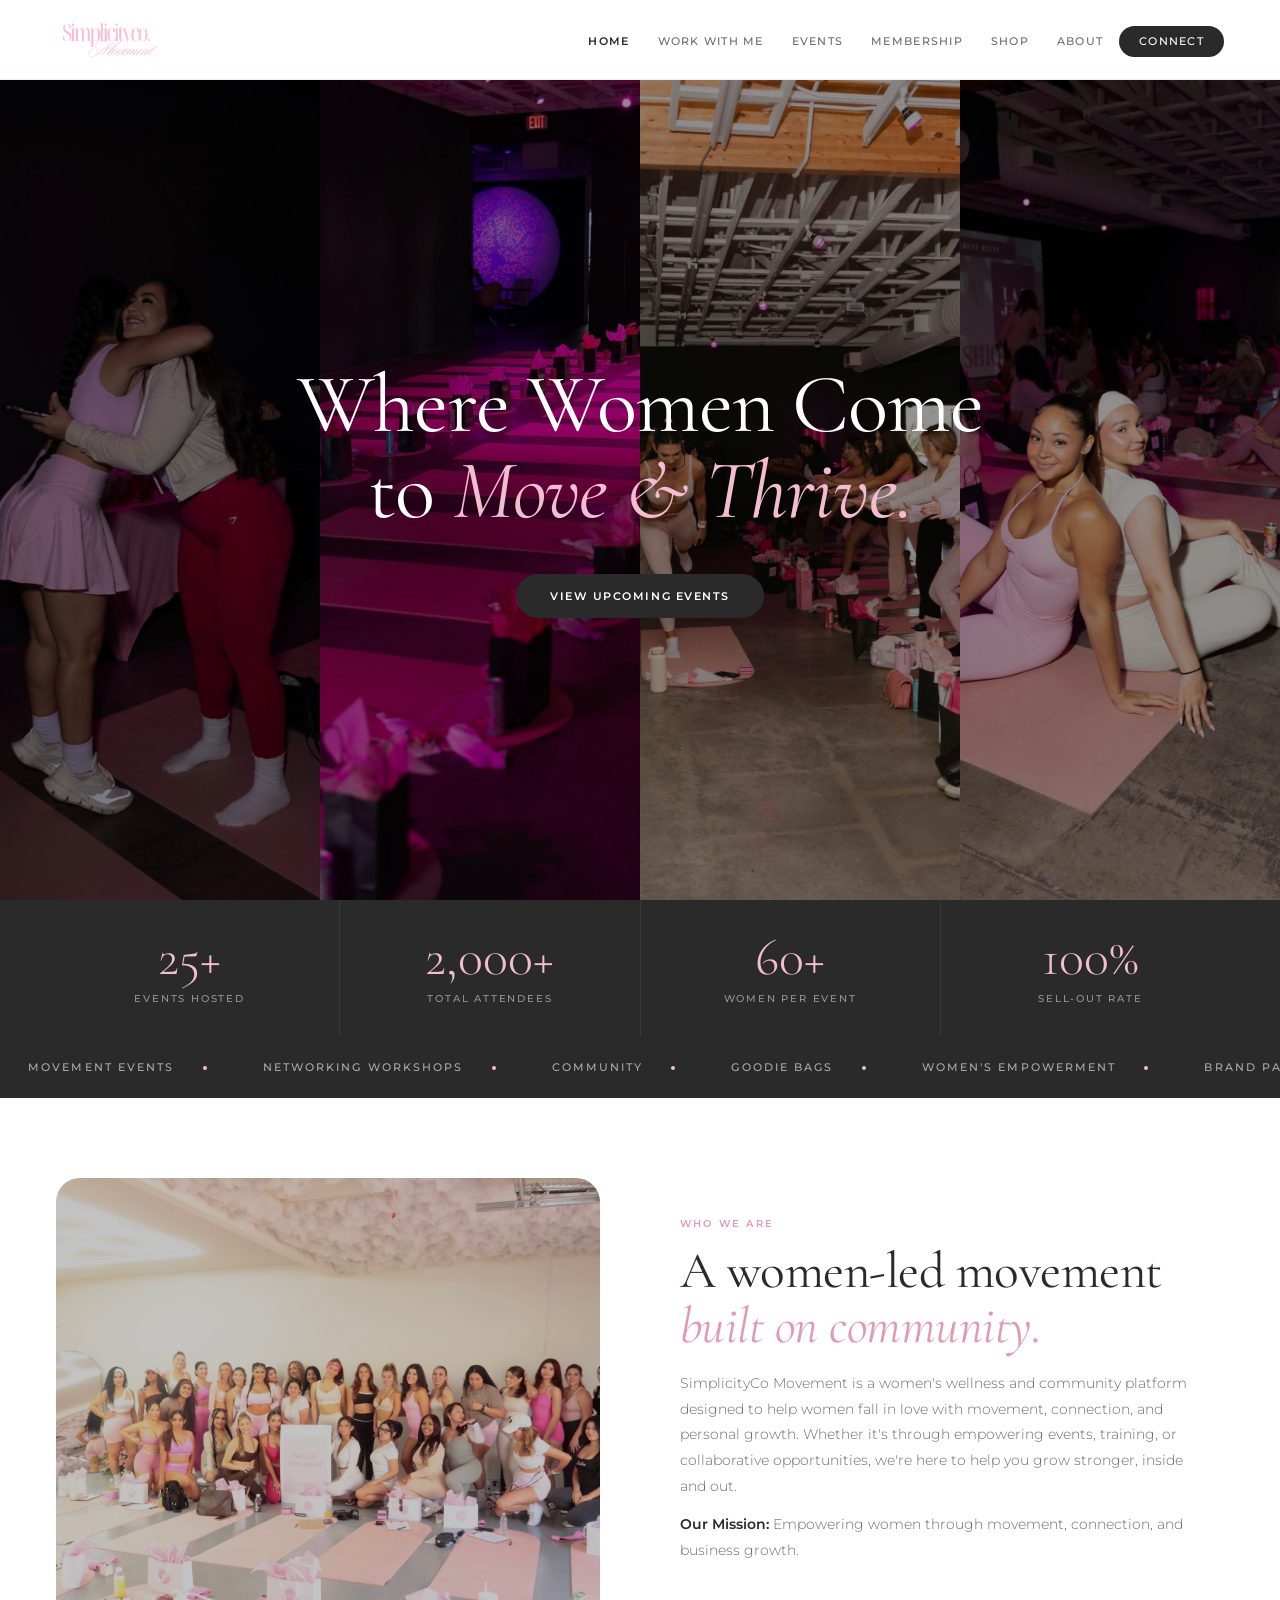
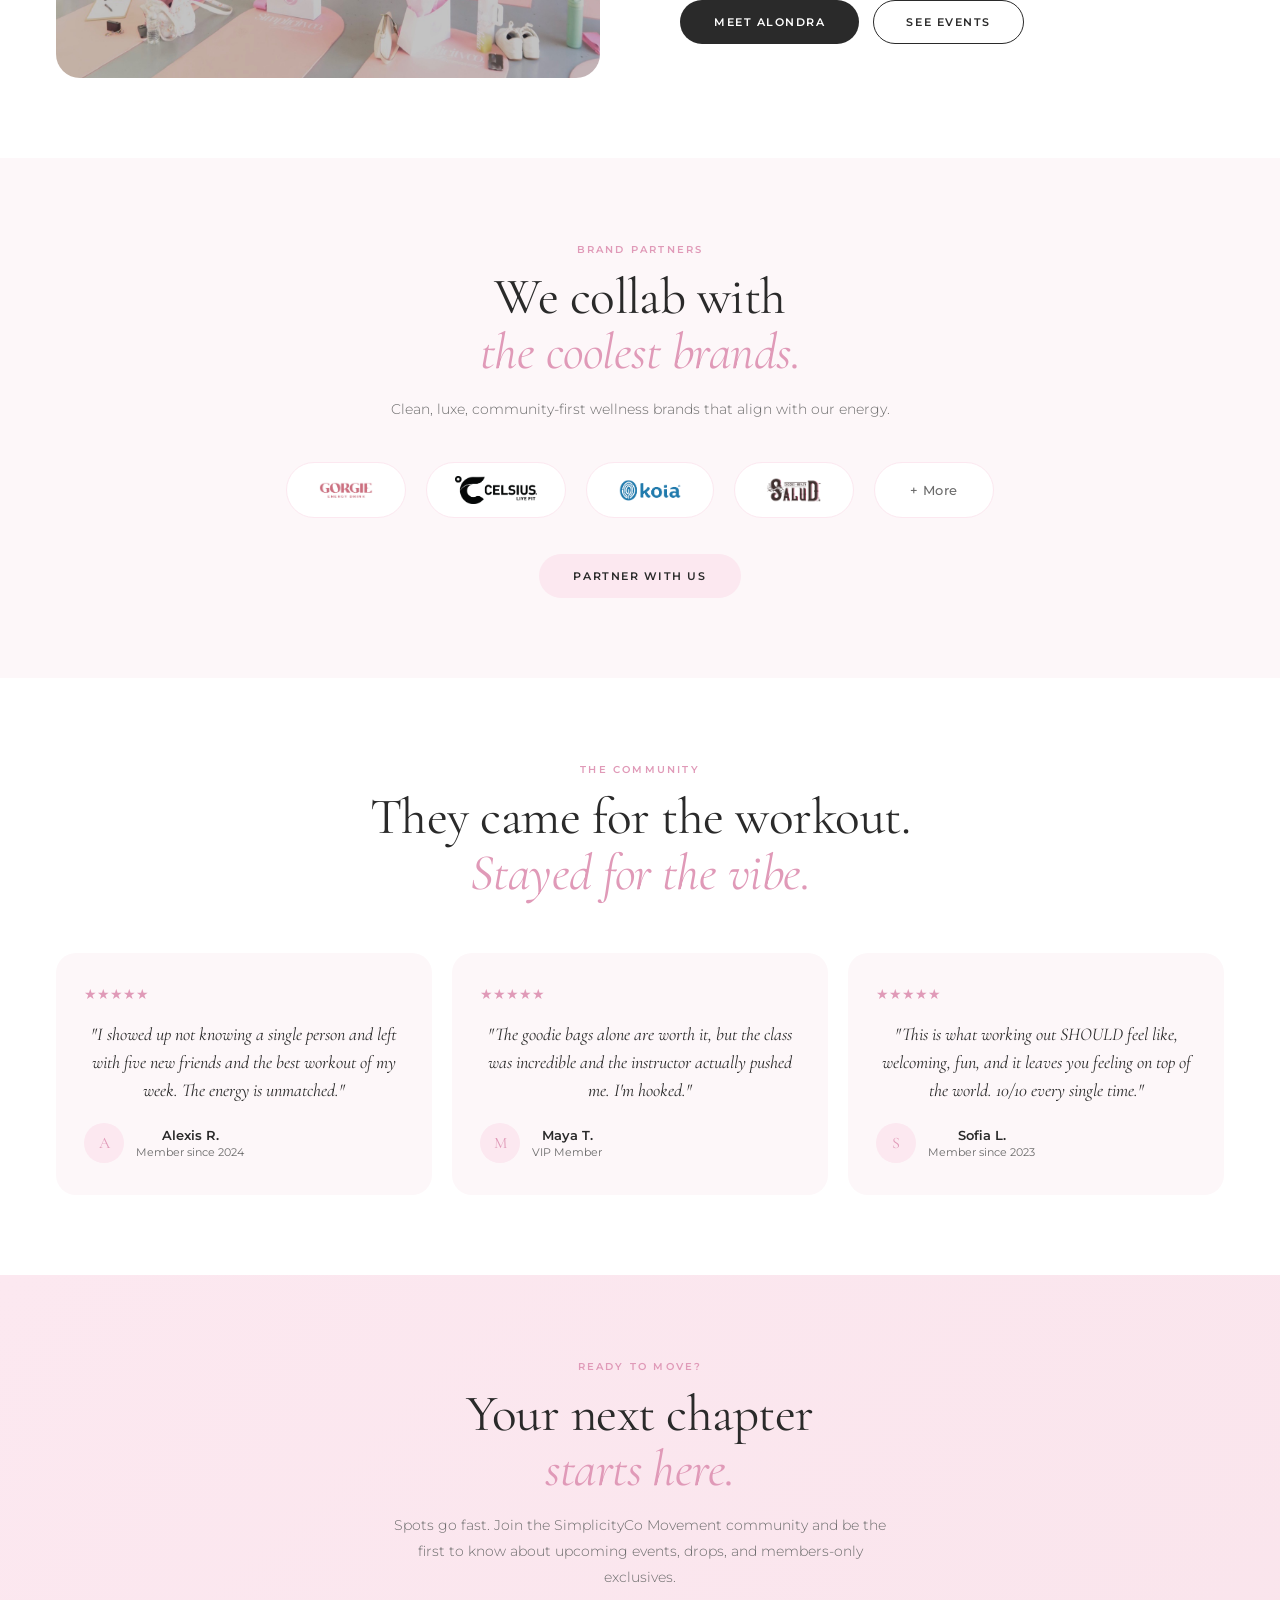
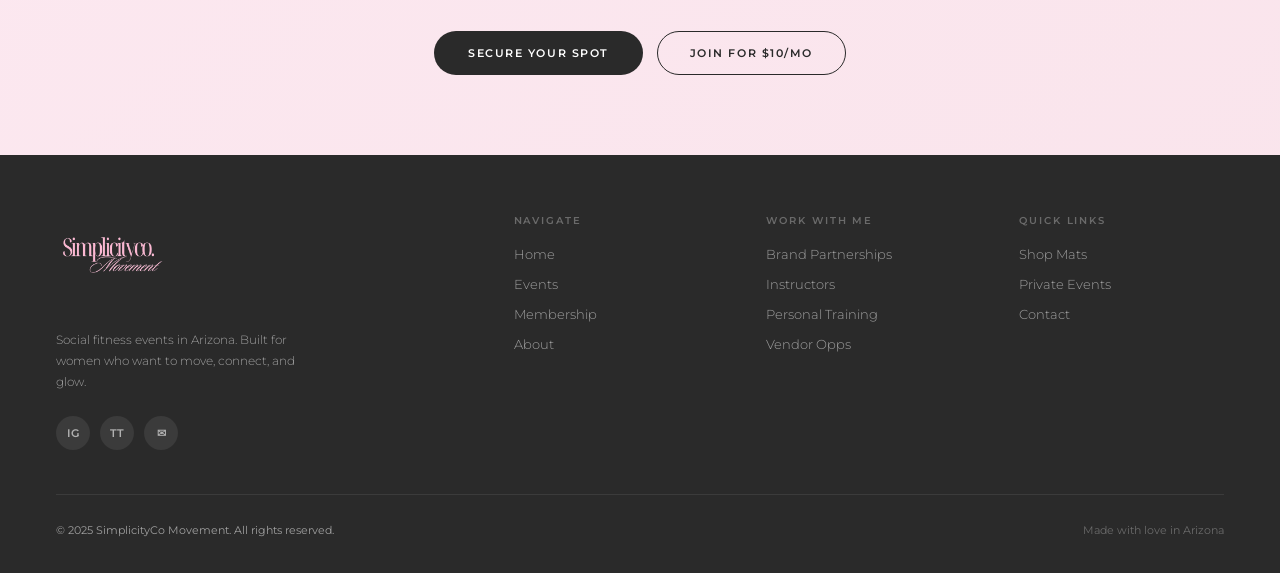
<file: index.html>
<!DOCTYPE html>
<html lang="en">
<head>
  <meta charset="UTF-8" /><meta name="viewport" content="width=device-width, initial-scale=1.0" />
  <title>SimplicityCo Movement | Home</title>
  <link rel="preconnect" href="https://fonts.googleapis.com" />
  <link rel="preconnect" href="https://fonts.gstatic.com" crossorigin />
  <link href="https://fonts.googleapis.com/css2?family=Cormorant+Garamond:ital,wght@0,300;0,400;0,500;0,600;1,300;1,400;1,500&family=Montserrat:wght@300;400;500;600&display=swap" rel="stylesheet" />
  <link rel="stylesheet" href="styles.css" />
  <style>
    /* ── HOME HERO ── */
    .hero {
      position: relative;
      min-height: calc(100vh - 80px);
      display: flex;
      overflow: hidden;
    }
    /* collage fills the full background */
    .hero-collage {
      position: absolute; inset: 0;
      display: flex; flex-direction: row;
      overflow: hidden;
    }
    .hero-collage-inner {
      display: flex;
      width: 100%;
      height: 100%;
    }
    .hero-collage-panel {
      flex: 1; overflow: hidden; flex-shrink: 0;
    }
    .hero-collage-panel img {
      width: 100%; height: 100%; object-fit: cover; display: block;
    }
    .hero-collage-panel:first-child img  { object-position: center top; }
    .hero-collage-panel:nth-child(2) img { object-position: center 30%; }
    .hero-collage-panel:nth-child(3) img { object-position: center 20%; }
    .hero-collage-panel:last-child img   { object-position: center top; }

    /* dark overlay so text is readable */
    .hero-overlay {
      position: absolute; inset: 0;
      background: rgba(0,0,0,0.42);
    }
    /* text sits on top */
    .hero-left {
      position: relative; z-index: 2;
      padding: 80px 40px;
      display: flex; flex-direction: column; justify-content: center; align-items: center;
      text-align: center;
      width: 100%;
    }

    .hero-title { font-family: var(--serif); font-size: clamp(52px, 6.5vw, 90px); font-weight: 400; line-height: 1.03; letter-spacing: -0.01em; margin-bottom: 40px; color: #fff; }
    .hero-title em { font-style: italic; color: var(--pink); }
    .hero-actions { display: flex; gap: 14px; flex-wrap: wrap; justify-content: center; }

    /* stats bar */
    .stats-bar { background: var(--charcoal); }
    .stats-bar .stat-strip { max-width: 1200px; margin: 0 auto; }

    /* intro split */
    .intro-split { display: grid; grid-template-columns: 1fr 1fr; gap: 80px; align-items: center; }
    .intro-img { border-radius: 24px; overflow: hidden; height: 500px; position: relative; }
    .intro-img img { width: 100%; height: 100%; object-fit: cover; }

    /* partners */
    .partners-section { background: var(--cream); }
    .partners-logos { display: flex; gap: 20px; flex-wrap: wrap; margin-top: 40px; }
    .partner-pill { background: #fff; border: 1px solid var(--pink-light); border-radius: 100px; padding: 12px 28px; font-size: 13px; font-weight: 500; color: var(--mid); letter-spacing: 0.04em; display: flex; align-items: center; justify-content: center; min-width: 120px; height: 56px; }
    .partner-pill img { max-height: 28px; max-width: 100px; width: auto; object-fit: contain; filter: grayscale(30%); }

    /* testimonials */
    .testi-grid { display: grid; grid-template-columns: repeat(3,1fr); gap: 20px; margin-top: 52px; }
    .testi-card { background: var(--cream); border-radius: 20px; padding: 32px 28px; display: flex; flex-direction: column; gap: 18px; }
    .testi-stars { color: var(--pink-deep); display: flex; gap: 3px; font-size: 14px; }
    .testi-quote { font-family: var(--serif); font-size: 18px; font-weight: 400; font-style: italic; line-height: 1.55; flex: 1; }
    .testi-author { display: flex; align-items: center; gap: 12px; }
    .testi-avatar { width: 40px; height: 40px; border-radius: 50%; background: var(--pink-light); display: flex; align-items: center; justify-content: center; font-family: var(--serif); font-size: 16px; color: var(--pink-deep); flex-shrink: 0; }
    .testi-name { font-size: 13px; font-weight: 600; }
    .testi-handle { font-size: 11px; color: var(--mid); margin-top: 2px; }

    /* cta banner */
    .cta-banner { background: linear-gradient(135deg, var(--pink-light), rgba(242,189,208,0.4)); text-align: center; }
    .cta-banner .section-sub { margin: 16px auto 40px; }
    .cta-actions { display: flex; gap: 14px; justify-content: center; flex-wrap: wrap; }

    @media (max-width: 900px) {
      .hero { min-height: 100vw; }
      .hero-left { padding: 40px 24px 60px; justify-content: center; }
      .hero-title { font-size: clamp(36px, 9vw, 56px); margin-bottom: 24px; }
      .hero-collage-panel:nth-child(3),
      .hero-collage-panel:nth-child(4) { display: none; }
      .intro-split { grid-template-columns: 1fr; gap: 40px; }
      .testi-grid { grid-template-columns: 1fr; }
    }
  </style>
</head>
<body class="page-body">

  <!-- NAV -->
  <nav id="nav">
    <a href="index.html" class="nav-logo">
      <img src="images/logo-transparent.png" alt="SimplicityCo Movement" />
    </a>
    <ul class="nav-links" id="navLinks">
      <li><a href="index.html" class="active">Home</a></li>
      <li><a href="work-with-me.html">Work With Me</a></li>
      <li><a href="events.html">Events</a></li>
      <li><a href="membership.html">Membership</a></li>
      <li><a href="shop.html">Shop</a></li>
      <li><a href="about.html">About</a></li>
      <li><a href="connect.html" class="nav-cta">Connect</a></li>
    </ul>
    <div class="nav-hamburger" id="hamburger" onclick="toggleNav()">
      <span></span><span></span><span></span>
    </div>
  </nav>

  <!-- HERO -->
  <div class="hero">
    <!-- full-width collage background -->
    <div class="hero-collage">
      <div class="hero-collage-inner">
        <div class="hero-collage-panel">
          <img src="images/hero-collage-0.jpg" alt="SimplicityCo event" />
        </div>
        <div class="hero-collage-panel">
          <img src="images/hero-collage-1.jpg" alt="SimplicityCo event" />
        </div>
        <div class="hero-collage-panel">
          <img src="images/hero-collage-2.jpg" alt="SimplicityCo event" />
        </div>
        <div class="hero-collage-panel">
          <img src="images/hero-collage-3.jpg" alt="SimplicityCo event" />
        </div>
      </div>
    </div>
    <!-- gradient overlay -->
    <div class="hero-overlay"></div>
    <!-- text on top -->
    <div class="hero-left">
      <h1 class="hero-title">
        Where Women Come<br />to <em>Move &amp; Thrive.</em>
      </h1>
      <div class="hero-actions">
        <a href="events.html" class="btn-primary">View Upcoming Events</a>
      </div>
    </div>
  </div>

  <!-- STATS BAR -->
  <div class="stats-bar">
    <div class="stat-strip">
      <div class="stat-item">
        <div class="stat-num">25+</div>
        <div class="stat-label">Events Hosted</div>
      </div>
      <div class="stat-item">
        <div class="stat-num">2,000+</div>
        <div class="stat-label">Total Attendees</div>
      </div>
      <div class="stat-item">
        <div class="stat-num">60+</div>
        <div class="stat-label">Women Per Event</div>
      </div>
      <div class="stat-item">
        <div class="stat-num">100%</div>
        <div class="stat-label">Sell-Out Rate</div>
      </div>
    </div>
  </div>

  <!-- MARQUEE -->
  <div class="marquee-wrap">
    <div class="marquee-track">
      <div class="marquee-item">Movement Events <span class="marquee-dot"></span></div>
      <div class="marquee-item">Networking Workshops <span class="marquee-dot"></span></div>
      <div class="marquee-item">Community <span class="marquee-dot"></span></div>
      <div class="marquee-item">Goodie Bags <span class="marquee-dot"></span></div>
      <div class="marquee-item">Women's Empowerment <span class="marquee-dot"></span></div>
      <div class="marquee-item">Brand Partnerships <span class="marquee-dot"></span></div>
      <div class="marquee-item">Personal Training <span class="marquee-dot"></span></div>
      <div class="marquee-item">Arizona <span class="marquee-dot"></span></div>
      <div class="marquee-item">Movement Events <span class="marquee-dot"></span></div>
      <div class="marquee-item">Networking Workshops <span class="marquee-dot"></span></div>
      <div class="marquee-item">Community <span class="marquee-dot"></span></div>
      <div class="marquee-item">Goodie Bags <span class="marquee-dot"></span></div>
      <div class="marquee-item">Women's Empowerment <span class="marquee-dot"></span></div>
      <div class="marquee-item">Brand Partnerships <span class="marquee-dot"></span></div>
      <div class="marquee-item">Personal Training <span class="marquee-dot"></span></div>
      <div class="marquee-item">Arizona <span class="marquee-dot"></span></div>
    </div>
  </div>

  <!-- INTRO / ABOUT SNIPPET -->
  <section style="background:#fff;">
    <div class="container intro-split">
      <div class="intro-img">
        <img src="images/event-group-photo.jpg" alt="SimplicityCo Movement community" />
      </div>
      <div>
        <div class="section-tag">Who We Are</div>
        <h2 class="section-title">A women-led movement<br /><em>built on community.</em></h2>
        <p class="section-sub">
          SimplicityCo Movement is a women's wellness and community platform designed to help women fall in love with movement, connection, and personal growth. Whether it's through empowering events, training, or collaborative opportunities, we're here to help you grow stronger, inside and out.
        </p>
        <p class="section-sub" style="margin-top:12px;">
          <strong style="color:var(--charcoal);font-weight:600;">Our Mission:</strong> Empowering women through movement, connection, and business growth.
        </p>
        <div style="margin-top:36px;display:flex;gap:14px;flex-wrap:wrap;">
          <a href="about.html" class="btn-primary">Meet Alondra</a>
          <a href="events.html" class="btn-outline">See Events</a>
        </div>
      </div>
    </div>
  </section>

  <!-- BRAND PARTNERS -->
  <section class="partners-section">
    <div class="container" style="text-align:center;">
      <div class="section-tag">Brand Partners</div>
      <h2 class="section-title">We collab with<br /><em>the coolest brands.</em></h2>
      <p class="section-sub" style="margin:16px auto 0;">Clean, luxe, community-first wellness brands that align with our energy.</p>
      <div class="partners-logos" style="justify-content:center;margin-top:40px;align-items:center;">
        <div class="partner-pill"><img src="images/logo-gorgie.png" onerror="this.src='images/logo-gorgie.svg'" alt="Gorgie" /></div>
        <div class="partner-pill"><img src="images/logo-celsius.png" onerror="this.src='images/logo-celsius.svg'" alt="Celsius" /></div>
        <div class="partner-pill"><img src="images/logo-koia.png" onerror="this.src='images/logo-koia.svg'" alt="Koia" /></div>
        <div class="partner-pill"><img src="images/logo-tastesalud.png" onerror="this.src='images/logo-tastesalud.svg'" alt="Taste Salud" /></div>
        <div class="partner-pill">+ More</div>
      </div>
      <div style="margin-top:36px;">
        <a href="work-with-me.html" class="btn-pink">Partner With Us</a>
      </div>
    </div>
  </section>

  <!-- TESTIMONIALS -->
  <section style="background:#fff;">
    <div class="container" style="text-align:center;">
      <div class="section-tag">The Community</div>
      <h2 class="section-title">They came for the workout.<br /><em>Stayed for the vibe.</em></h2>
      <div class="testi-grid">
        <div class="testi-card">
          <div class="testi-stars">★★★★★</div>
          <p class="testi-quote">"I showed up not knowing a single person and left with five new friends and the best workout of my week. The energy is unmatched."</p>
          <div class="testi-author"><div class="testi-avatar">A</div><div><div class="testi-name">Alexis R.</div><div class="testi-handle">Member since 2024</div></div></div>
        </div>
        <div class="testi-card">
          <div class="testi-stars">★★★★★</div>
          <p class="testi-quote">"The goodie bags alone are worth it, but the class was incredible and the instructor actually pushed me. I'm hooked."</p>
          <div class="testi-author"><div class="testi-avatar">M</div><div><div class="testi-name">Maya T.</div><div class="testi-handle">VIP Member</div></div></div>
        </div>
        <div class="testi-card">
          <div class="testi-stars">★★★★★</div>
          <p class="testi-quote">"This is what working out SHOULD feel like, welcoming, fun, and it leaves you feeling on top of the world. 10/10 every single time."</p>
          <div class="testi-author"><div class="testi-avatar">S</div><div><div class="testi-name">Sofia L.</div><div class="testi-handle">Member since 2023</div></div></div>
        </div>
      </div>
    </div>
  </section>

  <!-- CTA BANNER -->
  <section class="cta-banner">
    <div class="container">
      <div class="section-tag">Ready to Move?</div>
      <h2 class="section-title" style="max-width:560px;margin:0 auto;">Your next chapter<br /><em>starts here.</em></h2>
      <p class="section-sub" style="margin:16px auto 40px;text-align:center;">Spots go fast. Join the SimplicityCo Movement community and be the first to know about upcoming events, drops, and members-only exclusives.</p>
      <div class="cta-actions">
        <a href="events.html" class="btn-primary">Secure Your Spot</a>
        <a href="membership.html" class="btn-outline">Join for $10/mo</a>
      </div>
    </div>
  </section>

  <!-- FOOTER -->
  <footer>
    <div class="footer-inner">
      <div>
        <a href="index.html" class="footer-logo-wrap"><img src="images/logo-transparent.png" alt="SimplicityCo Movement" /></a>
        <p class="footer-tagline">Social fitness events in Arizona. Built for women who want to move, connect, and glow.</p>
        <div class="footer-social">
          <a href="https://www.instagram.com/simplicitycomovement_/" target="_blank" class="social-btn">IG</a>
          <a href="https://www.tiktok.com/@alondraasanchez__" target="_blank" class="social-btn">TT</a>
          <a href="connect.html" class="social-btn">✉</a>
        </div>
      </div>
      <div class="footer-col">
        <h4>Navigate</h4>
        <ul class="footer-links">
          <li><a href="index.html">Home</a></li>
          <li><a href="events.html">Events</a></li>
          <li><a href="membership.html">Membership</a></li>
          <li><a href="about.html">About</a></li>
        </ul>
      </div>
      <div class="footer-col">
        <h4>Work With Me</h4>
        <ul class="footer-links">
          <li><a href="work-with-me.html#brands">Brand Partnerships</a></li>
          <li><a href="work-with-me.html#instructors">Instructors</a></li>
          <li><a href="work-with-me.html#training">Personal Training</a></li>
          <li><a href="events.html#vendors">Vendor Opps</a></li>
        </ul>
      </div>
      <div class="footer-col">
        <h4>Quick Links</h4>
        <ul class="footer-links">
          <li><a href="shop.html">Shop Mats</a></li>
          <li><a href="events.html#private">Private Events</a></li>
          <li><a href="connect.html">Contact</a></li>
        </ul>
      </div>
    </div>
    <div class="footer-bottom">
      <span>&copy; 2025 SimplicityCo Movement. All rights reserved.</span>
      <span style="color:rgba(255,255,255,0.3);">Made with love in Arizona</span>
    </div>
  </footer>

  <script>
    const nav = document.getElementById('nav');
    window.addEventListener('scroll', () => nav.classList.toggle('scrolled', window.scrollY > 20));
    function toggleNav() {
      document.getElementById('navLinks').classList.toggle('open');
    }
  </script>
</body>
</html>
</file>
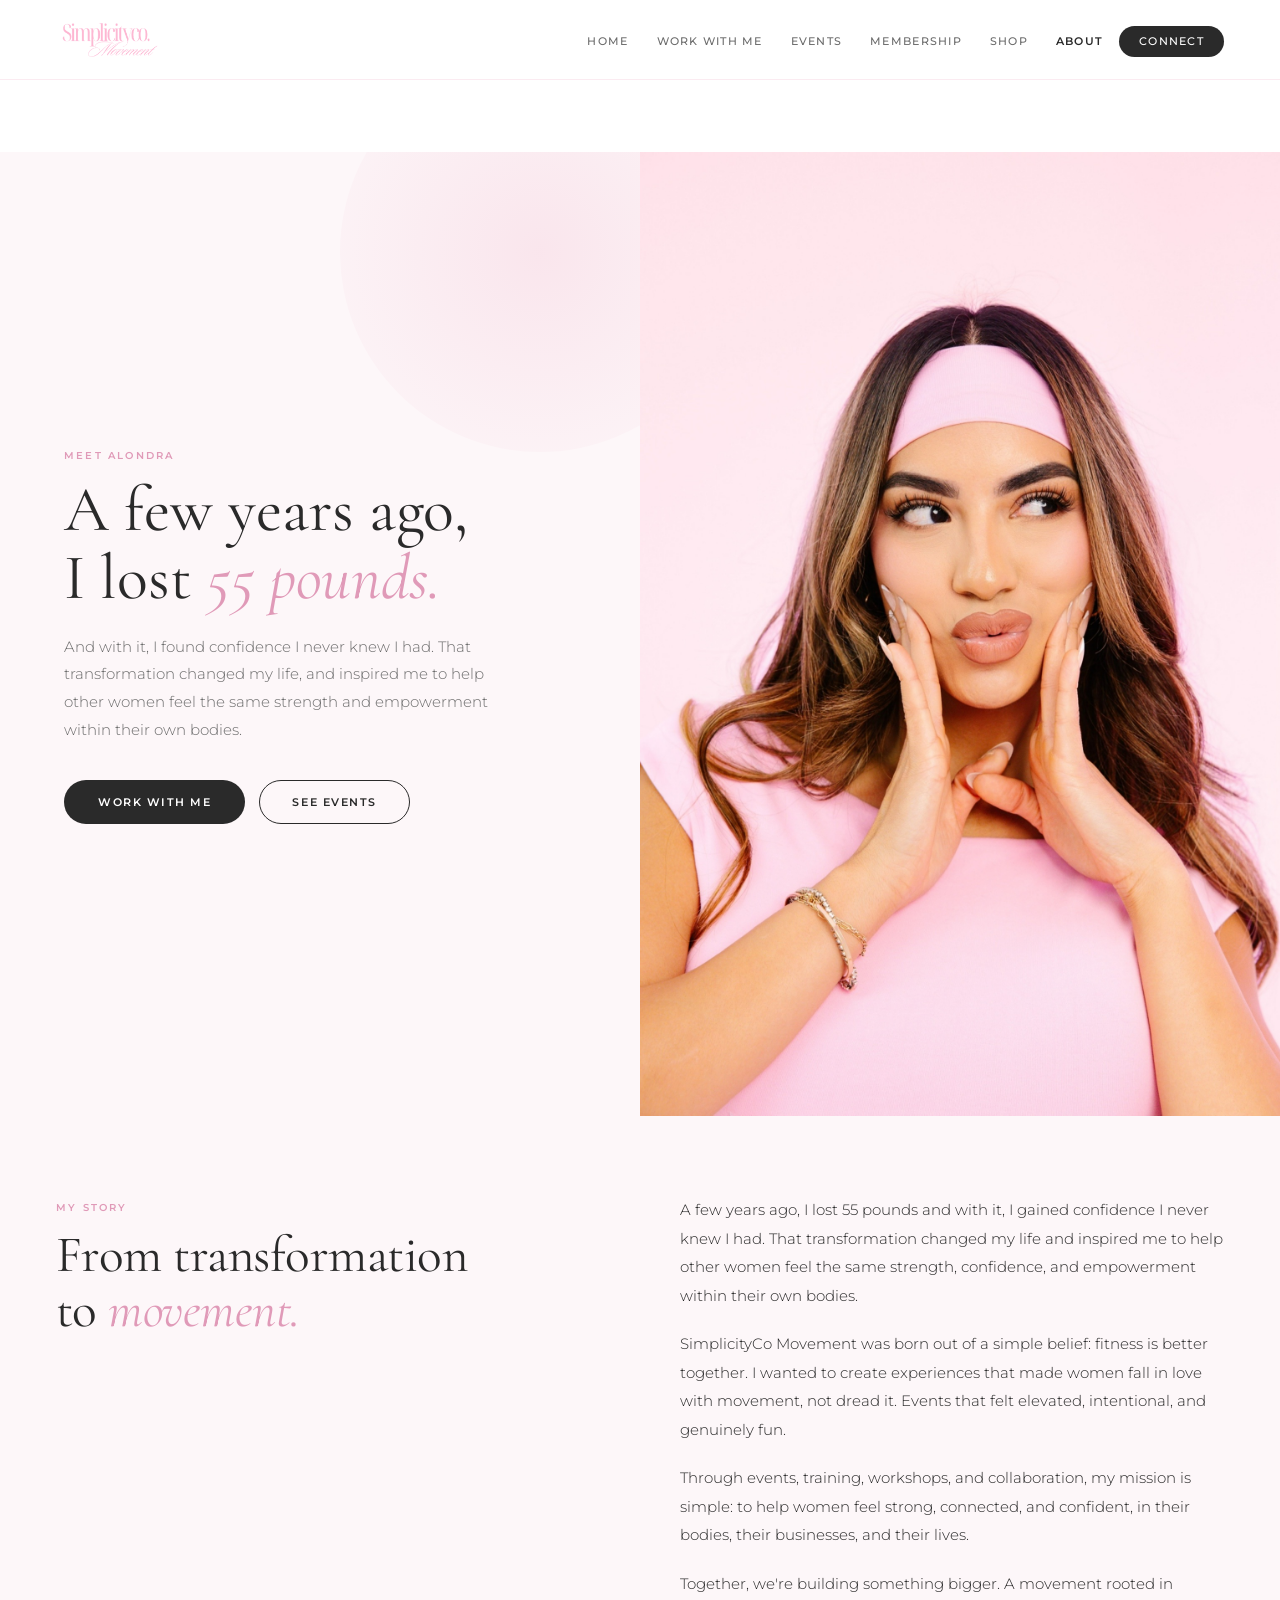
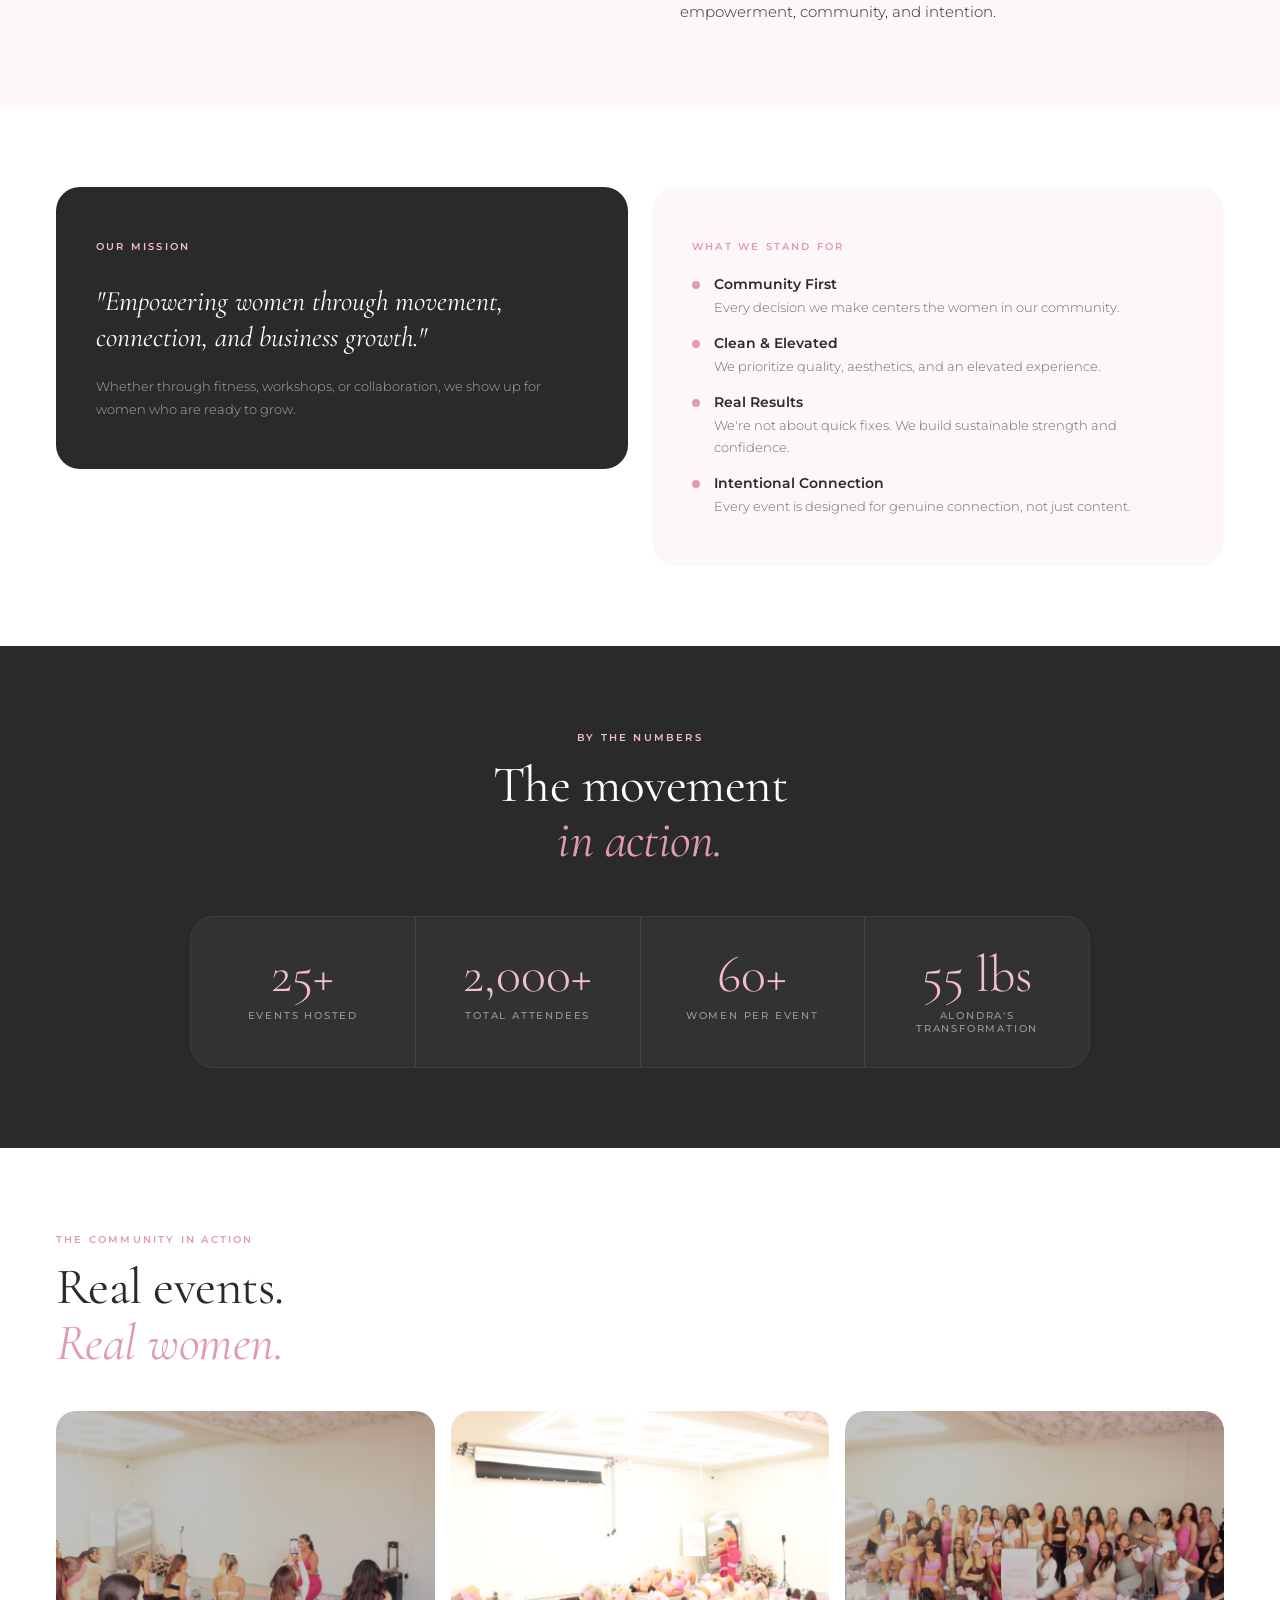
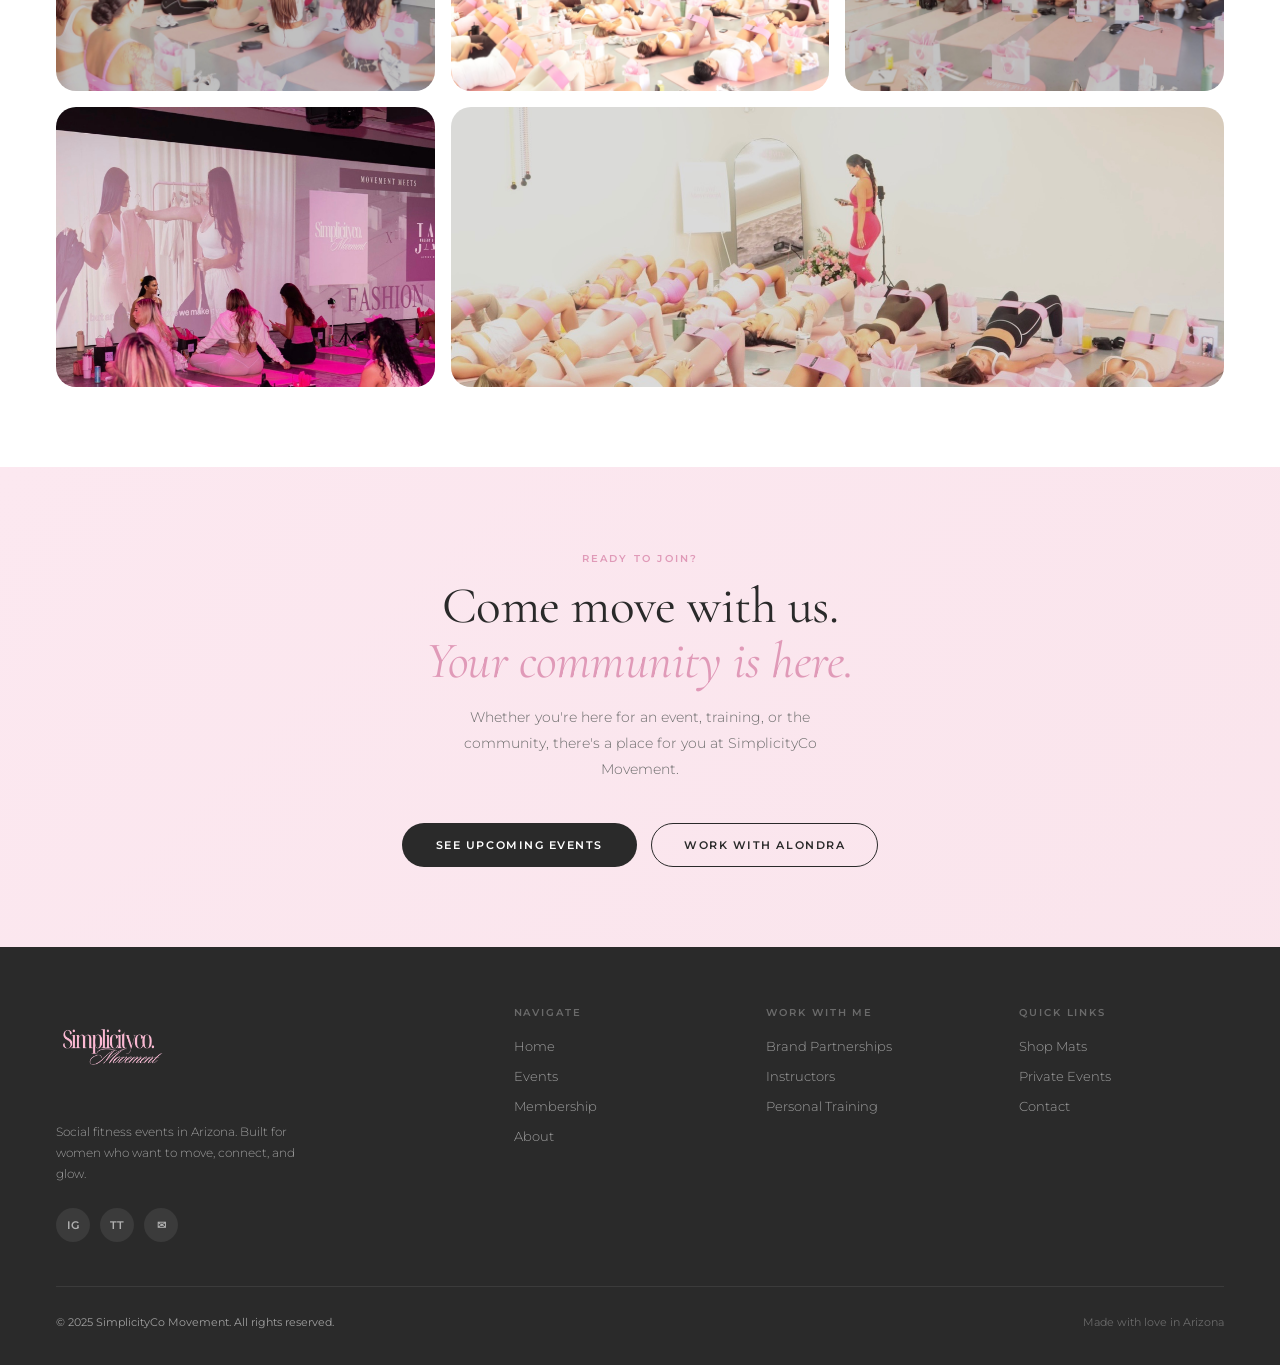
<file: about.html>
<!DOCTYPE html>
<html lang="en">
<head>
  <meta charset="UTF-8" /><meta name="viewport" content="width=device-width, initial-scale=1.0" />
  <title>About Alondra | SimplicityCo Movement</title>
  <link rel="preconnect" href="https://fonts.googleapis.com" />
  <link rel="preconnect" href="https://fonts.gstatic.com" crossorigin />
  <link href="https://fonts.googleapis.com/css2?family=Cormorant+Garamond:ital,wght@0,300;0,400;0,500;0,600;1,300;1,400;1,500&family=Montserrat:wght@300;400;500;600&display=swap" rel="stylesheet" />
  <link rel="stylesheet" href="styles.css" />
  <style>
    /* about hero split */
    .about-hero-split {
      display: grid; grid-template-columns: 1fr 1fr;
      min-height: calc(100vh - 72px);
      margin-top: 72px;
    }
    .about-hero-left {
      background: var(--cream);
      display: flex; flex-direction: column;
      justify-content: center;
      padding: 80px 64px;
      position: relative; overflow: hidden;
    }
    .about-hero-left::before {
      content: ''; position: absolute;
      width: 400px; height: 400px; border-radius: 50%;
      background: radial-gradient(circle, rgba(242,189,208,0.3), transparent);
      top: -100px; right: -100px;
    }
    .about-hero-right {
      position: relative; overflow: hidden;
    }
    .about-hero-right img {
      width: 100%; height: 100%;
      object-fit: cover; object-position: center top;
    }

    .pullquote {
      font-family: var(--serif); font-size: clamp(28px, 3.5vw, 44px);
      font-weight: 300; font-style: italic;
      color: var(--charcoal); line-height: 1.3;
      margin: 48px 0;
      padding: 32px 0;
      border-top: 1px solid var(--pink-light);
      border-bottom: 1px solid var(--pink-light);
    }
    .pullquote em { color: var(--pink-deep); font-style: normal; font-weight: 500; }

    .story-split { display: grid; grid-template-columns: 1fr 1fr; gap: 80px; align-items: start; }
    .story-body p { font-size: 15px; font-weight: 300; line-height: 1.9; color: var(--charcoal); margin-bottom: 20px; }
    .story-body p:last-child { margin-bottom: 0; }

    .mission-box { background: var(--charcoal); border-radius: 24px; padding: 48px 40px; }
    .mission-box .section-tag { color: var(--pink); }
    .mission-statement { font-family: var(--serif); font-size: 28px; font-weight: 400; color: #fff; line-height: 1.3; font-style: italic; margin-top: 16px; }

    .values-grid { display: grid; grid-template-columns: repeat(3,1fr); gap: 20px; margin-top: 48px; }
    .value-card { background: var(--cream); border-radius: 20px; padding: 36px 28px; text-align: center; }
    .value-num { font-family: var(--serif); font-size: 48px; font-weight: 300; color: var(--pink); line-height: 1; margin-bottom: 12px; }
    .value-title { font-family: var(--serif); font-size: 22px; font-weight: 500; margin-bottom: 10px; }
    .value-desc { font-size: 13px; font-weight: 300; color: var(--mid); line-height: 1.75; }

    .photo-mosaic { display: grid; grid-template-columns: 2fr 1fr; grid-template-rows: 1fr 1fr; gap: 16px; height: 560px; }
    .mosaic-img { border-radius: 20px; overflow: hidden; }
    .mosaic-img:first-child { grid-row: span 2; }
    .mosaic-img img { width: 100%; height: 100%; object-fit: cover; }

    @media (max-width: 900px) {
      /* prevent any horizontal overflow */
      html, body { overflow-x: hidden; max-width: 100%; }

      .about-hero-split { grid-template-columns: 1fr; min-height: unset; }
      .about-hero-right { height: 100vw; }
      .about-hero-left { padding: 56px 20px; }
      .about-hero-left::before { width: 200px; height: 200px; }

      .story-split { grid-template-columns: 1fr; gap: 40px; }
      .values-grid { grid-template-columns: 1fr; }
      .photo-mosaic { grid-template-columns: 1fr; height: auto; }
      .mosaic-img:first-child { grid-row: 1; height: 300px; }
      .mosaic-img { height: 220px; }

      /* mission & values inline grid */
      .about-mission-grid { grid-template-columns: 1fr !important; }

      /* photo gallery inline grid */
      .about-gallery-grid { grid-template-columns: 1fr 1fr !important; }
      .about-gallery-grid > div:last-child { grid-column: span 1 !important; }
      .gallery-hide-mobile { display: none !important; }

      /* stat strip */
      .stat-strip { flex-direction: column !important; gap: 24px !important; padding: 32px 20px !important; }
    }
  </style>
</head>
<body class="page-body">

  <nav id="nav">
    <a href="index.html" class="nav-logo"><img src="images/logo-transparent.png" alt="SimplicityCo Movement" /></a>
    <ul class="nav-links" id="navLinks">
      <li><a href="index.html">Home</a></li>
      <li><a href="work-with-me.html">Work With Me</a></li>
      <li><a href="events.html">Events</a></li>
      <li><a href="membership.html">Membership</a></li>
      <li><a href="shop.html">Shop</a></li>
      <li><a href="about.html" class="active">About</a></li>
      <li><a href="connect.html" class="nav-cta">Connect</a></li>
    </ul>
    <div class="nav-hamburger" onclick="toggleNav()"><span></span><span></span><span></span></div>
  </nav>

  <!-- ABOUT HERO -->
  <div class="about-hero-split">
    <div class="about-hero-left">
      <div style="position:relative;z-index:1;">
        <div class="section-tag">Meet Alondra</div>
        <h1 style="font-family:var(--serif);font-size:clamp(44px,5vw,68px);font-weight:400;line-height:1.05;margin-bottom:22px;">
          A few years ago,<br />I lost <em style="color:var(--pink-deep);">55 pounds.</em>
        </h1>
        <p style="font-size:15px;font-weight:300;line-height:1.85;color:var(--mid);max-width:460px;margin-bottom:36px;">
          And with it, I found confidence I never knew I had. That transformation changed my life, and inspired me to help other women feel the same strength and empowerment within their own bodies.
        </p>
        <div style="display:flex;gap:14px;flex-wrap:wrap;">
          <a href="work-with-me.html" class="btn-primary">Work With Me</a>
          <a href="events.html" class="btn-outline">See Events</a>
        </div>
      </div>
    </div>
    <div class="about-hero-right">
      <img src="images/alondra-about.jpg" alt="Alondra | SimplicityCo Movement" />
    </div>
  </div>


  <!-- FULL STORY -->
  <section style="background:var(--cream);">
    <div class="container">
      <div class="story-split">
        <div>
          <div class="section-tag">My Story</div>
          <h2 class="section-title">From transformation<br />to <em>movement.</em></h2>
        </div>
        <div class="story-body">
          <p>A few years ago, I lost 55 pounds and with it, I gained confidence I never knew I had. That transformation changed my life and inspired me to help other women feel the same strength, confidence, and empowerment within their own bodies.</p>
          <p>SimplicityCo Movement was born out of a simple belief: fitness is better together. I wanted to create experiences that made women fall in love with movement, not dread it. Events that felt elevated, intentional, and genuinely fun.</p>
          <p>Through events, training, workshops, and collaboration, my mission is simple: to help women feel strong, connected, and confident, in their bodies, their businesses, and their lives.</p>
          <p>Together, we're building something bigger. A movement rooted in empowerment, community, and intention.</p>
        </div>
      </div>
    </div>
  </section>

  <!-- MISSION & VALUES -->
  <section style="background:#fff;">
    <div class="container">
      <div class="about-mission-grid" style="display:grid;grid-template-columns:1fr 1fr;gap:24px;align-items:start;">
        <div class="mission-box">
          <div class="section-tag">Our Mission</div>
          <div class="mission-statement">"Empowering women through movement, connection, and business growth."</div>
          <p style="font-size:13px;font-weight:300;color:rgba(255,255,255,0.6);line-height:1.75;margin-top:20px;">Whether through fitness, workshops, or collaboration, we show up for women who are ready to grow.</p>
        </div>
        <div style="background:var(--cream);border-radius:24px;padding:48px 40px;">
          <div class="section-tag">What We Stand For</div>
          <div style="margin-top:8px;display:flex;flex-direction:column;gap:16px;">
            <div style="display:flex;align-items:flex-start;gap:14px;"><div style="width:8px;height:8px;border-radius:50%;background:var(--pink-deep);flex-shrink:0;margin-top:6px;"></div><div><div style="font-size:14px;font-weight:600;margin-bottom:4px;">Community First</div><div style="font-size:13px;font-weight:300;color:var(--mid);line-height:1.65;">Every decision we make centers the women in our community.</div></div></div>
            <div style="display:flex;align-items:flex-start;gap:14px;"><div style="width:8px;height:8px;border-radius:50%;background:var(--pink-deep);flex-shrink:0;margin-top:6px;"></div><div><div style="font-size:14px;font-weight:600;margin-bottom:4px;">Clean &amp; Elevated</div><div style="font-size:13px;font-weight:300;color:var(--mid);line-height:1.65;">We prioritize quality, aesthetics, and an elevated experience.</div></div></div>
            <div style="display:flex;align-items:flex-start;gap:14px;"><div style="width:8px;height:8px;border-radius:50%;background:var(--pink-deep);flex-shrink:0;margin-top:6px;"></div><div><div style="font-size:14px;font-weight:600;margin-bottom:4px;">Real Results</div><div style="font-size:13px;font-weight:300;color:var(--mid);line-height:1.65;">We're not about quick fixes. We build sustainable strength and confidence.</div></div></div>
            <div style="display:flex;align-items:flex-start;gap:14px;"><div style="width:8px;height:8px;border-radius:50%;background:var(--pink-deep);flex-shrink:0;margin-top:6px;"></div><div><div style="font-size:14px;font-weight:600;margin-bottom:4px;">Intentional Connection</div><div style="font-size:13px;font-weight:300;color:var(--mid);line-height:1.65;">Every event is designed for genuine connection, not just content.</div></div></div>
          </div>
        </div>
      </div>
    </div>
  </section>

  <!-- IMPACT STATS -->
  <section class="dark-section">
    <div class="container">
      <div style="text-align:center;margin-bottom:48px;">
        <div class="section-tag">By the Numbers</div>
        <h2 class="section-title">The movement<br /><em>in action.</em></h2>
      </div>
      <div class="stat-strip" style="max-width:900px;margin:0 auto;background:rgba(255,255,255,0.04);border-radius:24px;border:1px solid rgba(255,255,255,0.06);">
        <div class="stat-item"><div class="stat-num">25+</div><div class="stat-label">Events Hosted</div></div>
        <div class="stat-item"><div class="stat-num">2,000+</div><div class="stat-label">Total Attendees</div></div>
        <div class="stat-item"><div class="stat-num">60+</div><div class="stat-label">Women Per Event</div></div>
        <div class="stat-item"><div class="stat-num">55 lbs</div><div class="stat-label">Alondra's Transformation</div></div>
      </div>
    </div>
  </section>

  <!-- PHOTO GALLERY -->
  <section style="background:#fff;">
    <div class="container">
      <div class="section-tag">The Community in Action</div>
      <h2 class="section-title">Real events.<br /><em>Real women.</em></h2>
      <div class="about-gallery-grid" style="display:grid;grid-template-columns:1fr 1fr 1fr;gap:16px;margin-top:40px;">
        <div style="border-radius:20px;overflow:hidden;height:280px;"><img src="images/event-circle.jpg" alt="Event" style="width:100%;height:100%;object-fit:cover;" /></div>
        <div style="border-radius:20px;overflow:hidden;height:280px;"><img src="images/event-large-class.jpg" alt="Event" style="width:100%;height:100%;object-fit:cover;" /></div>
        <div style="border-radius:20px;overflow:hidden;height:280px;"><img src="images/event-group-photo.jpg" alt="Event" style="width:100%;height:100%;object-fit:cover;" /></div>
        <div style="border-radius:20px;overflow:hidden;height:280px;"><img src="images/event-networking.jpg" alt="Event" style="width:100%;height:100%;object-fit:cover;" /></div>
        <div class="gallery-hide-mobile" style="border-radius:20px;overflow:hidden;height:280px;grid-column:span 2;"><img src="images/event-bands-overhead.jpg" alt="Event" style="width:100%;height:100%;object-fit:cover;" /></div>
      </div>
    </div>
  </section>

  <!-- CTA -->
  <section style="background:linear-gradient(135deg,var(--pink-light),rgba(242,189,208,0.4));text-align:center;">
    <div class="container">
      <div class="section-tag">Ready to Join?</div>
      <h2 class="section-title" style="max-width:540px;margin:0 auto;">Come move with us.<br /><em>Your community is here.</em></h2>
      <p style="font-size:14px;font-weight:300;color:var(--mid);line-height:1.85;max-width:420px;margin:16px auto 40px;">Whether you're here for an event, training, or the community, there's a place for you at SimplicityCo Movement.</p>
      <div style="display:flex;gap:14px;justify-content:center;flex-wrap:wrap;">
        <a href="events.html" class="btn-primary">See Upcoming Events</a>
        <a href="work-with-me.html" class="btn-outline">Work With Alondra</a>
      </div>
    </div>
  </section>

  <footer>
    <div class="footer-inner">
      <div>
        <a href="index.html" class="footer-logo-wrap"><img src="images/logo-transparent.png" alt="SimplicityCo Movement" /></a>
        <p class="footer-tagline">Social fitness events in Arizona. Built for women who want to move, connect, and glow.</p>
        <div class="footer-social"><a href="https://www.instagram.com/simplicitycomovement_/" target="_blank" class="social-btn">IG</a><a href="https://www.tiktok.com/@alondraasanchez__" target="_blank" class="social-btn">TT</a><a href="connect.html" class="social-btn">✉</a></div>
      </div>
      <div class="footer-col"><h4>Navigate</h4><ul class="footer-links"><li><a href="index.html">Home</a></li><li><a href="events.html">Events</a></li><li><a href="membership.html">Membership</a></li><li><a href="about.html">About</a></li></ul></div>
      <div class="footer-col"><h4>Work With Me</h4><ul class="footer-links"><li><a href="work-with-me.html#brands">Brand Partnerships</a></li><li><a href="work-with-me.html#instructors">Instructors</a></li><li><a href="work-with-me.html#training">Personal Training</a></li></ul></div>
      <div class="footer-col"><h4>Quick Links</h4><ul class="footer-links"><li><a href="shop.html">Shop Mats</a></li><li><a href="events.html#private">Private Events</a></li><li><a href="connect.html">Contact</a></li></ul></div>
    </div>
    <div class="footer-bottom"><span>&copy; 2025 SimplicityCo Movement. All rights reserved.</span><span style="color:rgba(255,255,255,0.3);">Made with love in Arizona</span></div>
  </footer>
  <script>
    const nav = document.getElementById('nav');
    window.addEventListener('scroll', () => nav.classList.toggle('scrolled', window.scrollY > 20));
    function toggleNav() { document.getElementById('navLinks').classList.toggle('open'); }
  </script>
</body>
</html>
</file>
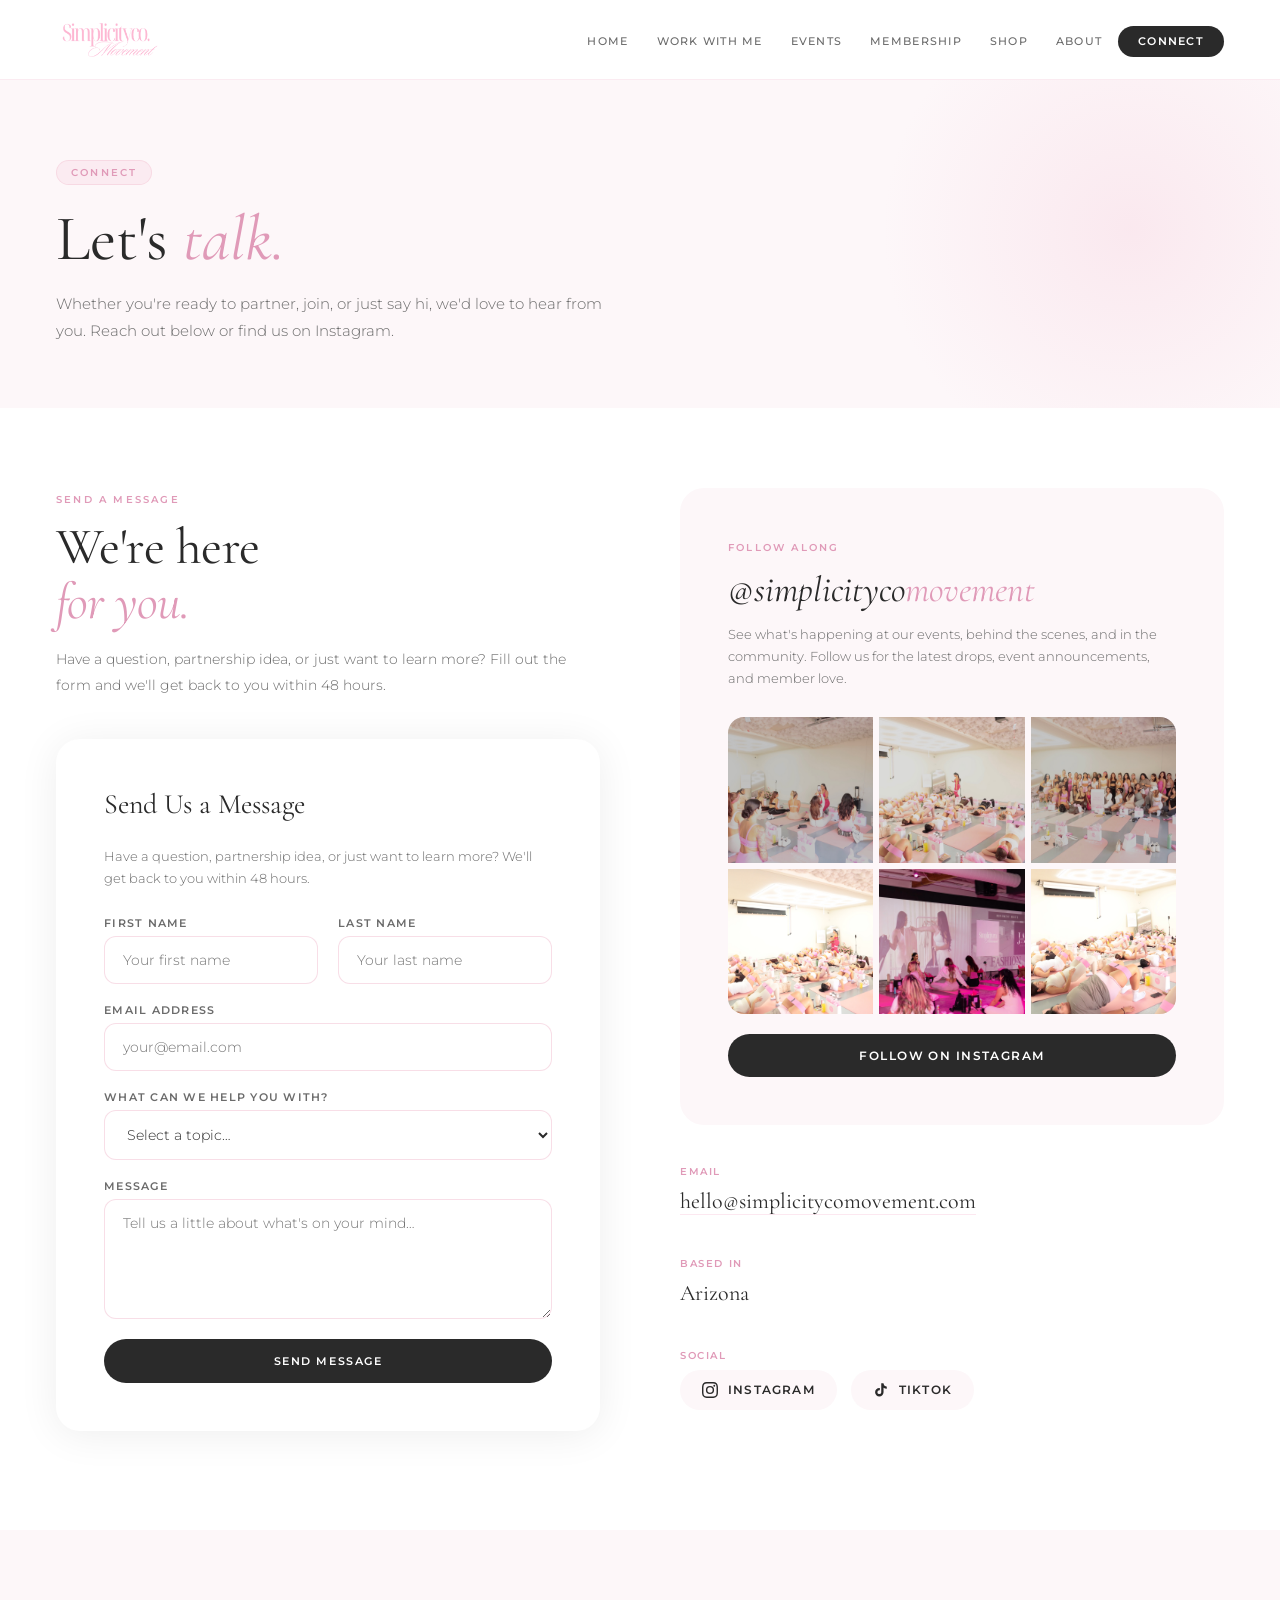
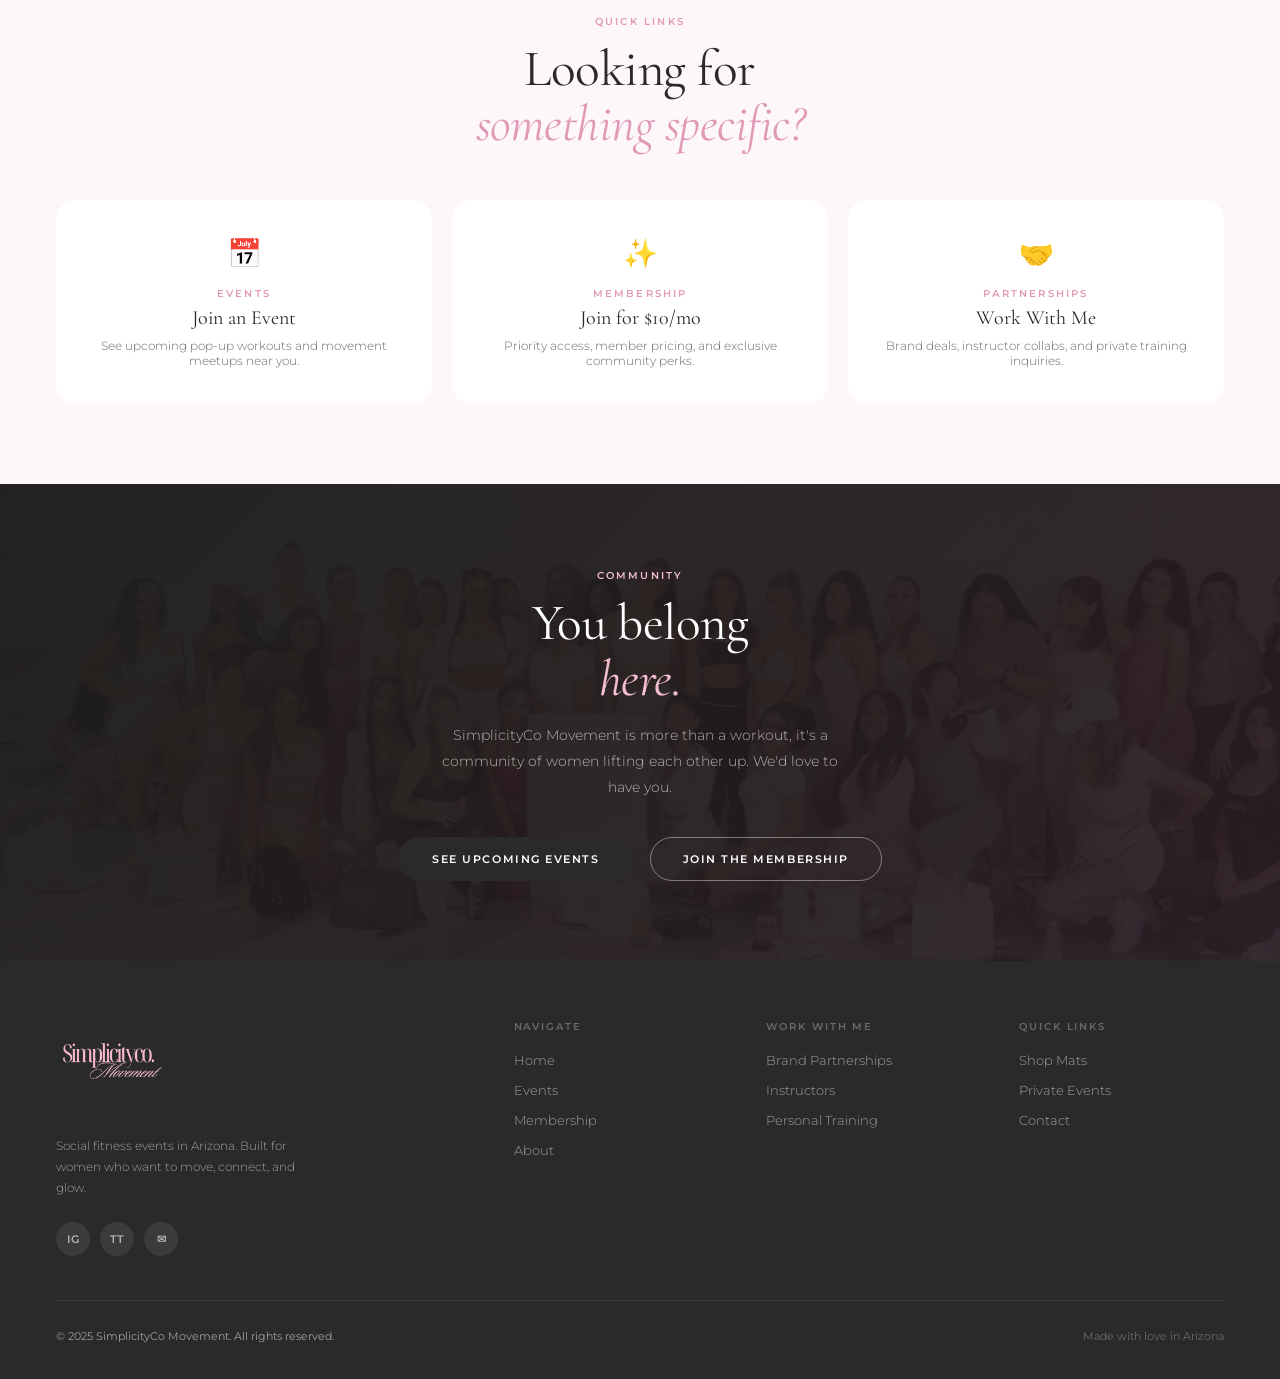
<file: connect.html>
<!DOCTYPE html>
<html lang="en">
<head>
  <meta charset="UTF-8" /><meta name="viewport" content="width=device-width, initial-scale=1.0" />
  <title>Connect | SimplicityCo Movement</title>
  <link rel="preconnect" href="https://fonts.googleapis.com" />
  <link rel="preconnect" href="https://fonts.gstatic.com" crossorigin />
  <link href="https://fonts.googleapis.com/css2?family=Cormorant+Garamond:ital,wght@0,300;0,400;0,500;0,600;1,300;1,400;1,500&family=Montserrat:wght@300;400;500;600&display=swap" rel="stylesheet" />
  <link rel="stylesheet" href="styles.css" />
  <style>
    .connect-grid { display: grid; grid-template-columns: 1fr 1fr; gap: 80px; align-items: start; }

    .contact-info-block { margin-bottom: 40px; }
    .contact-info-label { font-size: 10px; font-weight: 600; letter-spacing: 0.16em; text-transform: uppercase; color: var(--pink-deep); margin-bottom: 8px; }
    .contact-info-value { font-family: var(--serif); font-size: 22px; font-weight: 400; color: var(--charcoal); line-height: 1.4; }
    .contact-info-value a { color: var(--charcoal); text-decoration: none; border-bottom: 1px solid var(--pink-light); transition: border-color 0.2s; }
    .contact-info-value a:hover { border-color: var(--pink-deep); }

    .social-connect-row { display: flex; gap: 14px; margin-top: 8px; }
    .social-connect-btn { display: flex; align-items: center; gap: 10px; background: var(--cream); border-radius: 100px; padding: 12px 22px; font-size: 12px; font-weight: 600; letter-spacing: 0.1em; text-transform: uppercase; color: var(--charcoal); text-decoration: none; transition: background 0.2s, color 0.2s; }
    .social-connect-btn:hover { background: var(--pink-deep); color: #fff; }
    .social-connect-btn svg { width: 16px; height: 16px; fill: currentColor; }

    .ig-feature { border-radius: 24px; overflow: hidden; position: relative; background: var(--cream); }
    .ig-feature-inner { padding: 48px; }
    .ig-handle { font-family: var(--serif); font-size: 36px; font-weight: 400; font-style: italic; color: var(--charcoal); margin-bottom: 12px; }
    .ig-handle span { color: var(--pink-deep); }
    .ig-grid { display: grid; grid-template-columns: repeat(3, 1fr); gap: 6px; margin-top: 28px; border-radius: 16px; overflow: hidden; }
    .ig-tile { aspect-ratio: 1; background: var(--pink-light); overflow: hidden; }
    .ig-tile img { width: 100%; height: 100%; object-fit: cover; }
    .ig-follow-btn { display: block; text-align: center; margin-top: 20px; background: var(--charcoal); color: #fff; border-radius: 100px; padding: 14px 28px; font-size: 12px; font-weight: 600; letter-spacing: 0.12em; text-transform: uppercase; text-decoration: none; transition: background 0.2s; }
    .ig-follow-btn:hover { background: var(--pink-deep); }

    .divider-line { height: 1px; background: var(--pink-light); margin: 60px 0; }

    .faq-row { display: flex; gap: 12px; align-items: baseline; padding: 20px 0; border-bottom: 1px solid var(--pink-light); }
    .faq-q { font-family: var(--serif); font-size: 18px; font-weight: 500; color: var(--charcoal); flex: 1; }
    .faq-a { font-size: 13px; font-weight: 300; color: var(--mid); line-height: 1.7; flex: 1.2; }

    @media (max-width: 900px) {
      .connect-grid { grid-template-columns: 1fr; gap: 48px; }
    }
    @media (max-width: 600px) {
      .ig-grid { grid-template-columns: repeat(3, 1fr); }
      .social-connect-row { flex-direction: column; }
    }
  </style>
</head>
<body class="page-body">

  <nav id="nav">
    <a href="index.html" class="nav-logo"><img src="images/logo-transparent.png" alt="SimplicityCo Movement" /></a>
    <ul class="nav-links" id="navLinks">
      <li><a href="index.html">Home</a></li>
      <li><a href="work-with-me.html">Work With Me</a></li>
      <li><a href="events.html">Events</a></li>
      <li><a href="membership.html">Membership</a></li>
      <li><a href="shop.html">Shop</a></li>
      <li><a href="about.html">About</a></li>
      <li><a href="connect.html" class="nav-cta active">Connect</a></li>
    </ul>
    <div class="nav-hamburger" onclick="toggleNav()"><span></span><span></span><span></span></div>
  </nav>

  <!-- PAGE HERO -->
  <div class="page-hero">
    <div class="page-hero-inner">
      <div class="page-hero-tag">Connect</div>
      <h1>Let's <em>talk.</em></h1>
      <p class="page-hero-sub">Whether you're ready to partner, join, or just say hi, we'd love to hear from you. Reach out below or find us on Instagram.</p>
    </div>
  </div>

  <!-- MAIN CONNECT SECTION -->
  <section style="background:#fff;">
    <div class="container">
      <div class="connect-grid">

        <!-- LEFT: FORM -->
        <div>
          <div class="section-tag">Send a Message</div>
          <h2 class="section-title">We're here<br /><em>for you.</em></h2>
          <p class="section-sub" style="margin-bottom:40px;">Have a question, partnership idea, or just want to learn more? Fill out the form and we'll get back to you within 48 hours.</p>

          <form class="form-wrap" onsubmit="handleSubmit(event)">
            <div class="form-title">Send Us a Message</div>
            <div class="form-desc">Have a question, partnership idea, or just want to learn more? We'll get back to you within 48 hours.</div>
            <div class="form-grid">
              <div class="form-group">
                <label>First Name</label>
                <input type="text" placeholder="Your first name" required />
              </div>
              <div class="form-group">
                <label>Last Name</label>
                <input type="text" placeholder="Your last name" required />
              </div>
              <div class="form-group form-full">
                <label>Email Address</label>
                <input type="email" placeholder="your@email.com" required />
              </div>
              <div class="form-group form-full">
                <label>What can we help you with?</label>
                <select>
                  <option value="">Select a topic…</option>
                  <option>Upcoming Events</option>
                  <option>Membership</option>
                  <option>Brand Partnerships</option>
                  <option>Private Events</option>
                  <option>Personal Training</option>
                  <option>Shop / Products</option>
                  <option>General Question</option>
                </select>
              </div>
              <div class="form-group form-full">
                <label>Message</label>
                <textarea placeholder="Tell us a little about what's on your mind…" required></textarea>
              </div>
            </div>
            <button type="submit" class="btn-primary">Send Message</button>
            <div id="formSuccess" style="display:none;margin-top:16px;padding:16px 20px;background:var(--pink-light);border-radius:12px;font-size:13px;font-weight:500;color:var(--pink-deep);text-align:center;">
              Thank you! We'll be in touch within 48 hours.
            </div>
          </form>
        </div>

        <!-- RIGHT: SOCIAL + INFO -->
        <div>
          <!-- Instagram Feature -->
          <div class="ig-feature">
            <div class="ig-feature-inner">
              <div class="section-tag">Follow Along</div>
              <div class="ig-handle">@simplicitycо<span>movement</span></div>
              <p style="font-size:13px;font-weight:300;color:var(--mid);line-height:1.7;">See what's happening at our events, behind the scenes, and in the community. Follow us for the latest drops, event announcements, and member love.</p>
              <div class="ig-grid">
                <div class="ig-tile"><img src="images/event-circle.jpg" alt="Event" /></div>
                <div class="ig-tile"><img src="images/event-bands-overhead.jpg" alt="Event" /></div>
                <div class="ig-tile"><img src="images/event-group-photo.jpg" alt="Event" /></div>
                <div class="ig-tile"><img src="images/event-large-class.jpg" alt="Event" /></div>
                <div class="ig-tile"><img src="images/event-networking.jpg" alt="Event" /></div>
                <div class="ig-tile"><img src="images/event-bands-wide.jpg" alt="Event" /></div>
              </div>
              <a href="https://www.instagram.com/simplicitycomovement_/" target="_blank" class="ig-follow-btn">Follow on Instagram</a>
            </div>
          </div>

          <!-- Contact Info -->
          <div style="margin-top:40px;">
            <div class="contact-info-block">
              <div class="contact-info-label">Email</div>
              <div class="contact-info-value"><a href="mailto:hello@simplicitycomovement.com">hello@simplicitycomovement.com</a></div>
            </div>
            <div class="contact-info-block">
              <div class="contact-info-label">Based In</div>
              <div class="contact-info-value">Arizona</div>
            </div>
            <div class="contact-info-block">
              <div class="contact-info-label">Social</div>
              <div class="social-connect-row">
                <a href="https://www.instagram.com/simplicitycomovement_/" target="_blank" class="social-connect-btn">
                  <svg viewBox="0 0 24 24"><path d="M12 2.163c3.204 0 3.584.012 4.85.07 3.252.148 4.771 1.691 4.919 4.919.058 1.265.069 1.645.069 4.849 0 3.205-.012 3.584-.069 4.849-.149 3.225-1.664 4.771-4.919 4.919-1.266.058-1.644.07-4.85.07-3.204 0-3.584-.012-4.849-.07-3.26-.149-4.771-1.699-4.919-4.92-.058-1.265-.07-1.644-.07-4.849 0-3.204.013-3.583.07-4.849.149-3.227 1.664-4.771 4.919-4.919 1.266-.057 1.645-.069 4.849-.069zM12 0C8.741 0 8.333.014 7.053.072 2.695.272.273 2.69.073 7.052.014 8.333 0 8.741 0 12c0 3.259.014 3.668.072 4.948.2 4.358 2.618 6.78 6.98 6.98C8.333 23.986 8.741 24 12 24c3.259 0 3.668-.014 4.948-.072 4.354-.2 6.782-2.618 6.979-6.98.059-1.28.073-1.689.073-4.948 0-3.259-.014-3.667-.072-4.947-.196-4.354-2.617-6.78-6.979-6.98C15.668.014 15.259 0 12 0zm0 5.838a6.162 6.162 0 100 12.324 6.162 6.162 0 000-12.324zM12 16a4 4 0 110-8 4 4 0 010 8zm6.406-11.845a1.44 1.44 0 100 2.881 1.44 1.44 0 000-2.881z"/></svg>
                  Instagram
                </a>
                <a href="https://www.tiktok.com/@alondraasanchez__" target="_blank" class="social-connect-btn">
                  <svg viewBox="0 0 24 24"><path d="M19.59 6.69a4.83 4.83 0 01-3.77-4.25V2h-3.45v13.67a2.89 2.89 0 01-2.88 2.5 2.89 2.89 0 01-2.89-2.89 2.89 2.89 0 012.89-2.89c.28 0 .54.04.79.1V9.01a6.33 6.33 0 00-.79-.05 6.34 6.34 0 00-6.34 6.34 6.34 6.34 0 006.34 6.34 6.34 6.34 0 006.33-6.34V8.69a8.27 8.27 0 004.84 1.55V6.79a4.85 4.85 0 01-1.07-.1z"/></svg>
                  TikTok
                </a>
              </div>
            </div>
          </div>
        </div>

      </div>
    </div>
  </section>

  <!-- QUICK LINKS -->
  <section style="background:var(--cream);">
    <div class="container" style="text-align:center;">
      <div class="section-tag">Quick Links</div>
      <h2 class="section-title">Looking for<br /><em>something specific?</em></h2>
      <div style="display:grid;grid-template-columns:repeat(3,1fr);gap:20px;margin-top:48px;">
        <a href="events.html" style="text-decoration:none;">
          <div style="background:#fff;border-radius:20px;padding:36px 28px;transition:transform 0.2s;cursor:pointer;" onmouseover="this.style.transform='translateY(-4px)'" onmouseout="this.style.transform='none'">
            <div style="font-size:28px;margin-bottom:12px;">📅</div>
            <div class="section-tag" style="margin-bottom:6px;">Events</div>
            <div style="font-family:var(--serif);font-size:20px;font-weight:400;color:var(--charcoal);margin-bottom:8px;">Join an Event</div>
            <div style="font-size:12px;font-weight:300;color:var(--mid);">See upcoming pop-up workouts and movement meetups near you.</div>
          </div>
        </a>
        <a href="membership.html" style="text-decoration:none;">
          <div style="background:#fff;border-radius:20px;padding:36px 28px;transition:transform 0.2s;cursor:pointer;" onmouseover="this.style.transform='translateY(-4px)'" onmouseout="this.style.transform='none'">
            <div style="font-size:28px;margin-bottom:12px;">✨</div>
            <div class="section-tag" style="margin-bottom:6px;">Membership</div>
            <div style="font-family:var(--serif);font-size:20px;font-weight:400;color:var(--charcoal);margin-bottom:8px;">Join for $10/mo</div>
            <div style="font-size:12px;font-weight:300;color:var(--mid);">Priority access, member pricing, and exclusive community perks.</div>
          </div>
        </a>
        <a href="work-with-me.html" style="text-decoration:none;">
          <div style="background:#fff;border-radius:20px;padding:36px 28px;transition:transform 0.2s;cursor:pointer;" onmouseover="this.style.transform='translateY(-4px)'" onmouseout="this.style.transform='none'">
            <div style="font-size:28px;margin-bottom:12px;">🤝</div>
            <div class="section-tag" style="margin-bottom:6px;">Partnerships</div>
            <div style="font-family:var(--serif);font-size:20px;font-weight:400;color:var(--charcoal);margin-bottom:8px;">Work With Me</div>
            <div style="font-size:12px;font-weight:300;color:var(--mid);">Brand deals, instructor collabs, and private training inquiries.</div>
          </div>
        </a>
      </div>
    </div>
  </section>

  <!-- BOTTOM CTA -->
  <section style="background:var(--charcoal);position:relative;overflow:hidden;">
    <img src="images/event-group-photo.jpg" style="position:absolute;inset:0;width:100%;height:100%;object-fit:cover;opacity:0.18;" alt="" />
    <div style="position:absolute;inset:0;background:linear-gradient(135deg,rgba(20,20,20,0.7) 0%,rgba(40,20,30,0.5) 100%);"></div>
    <div class="container" style="text-align:center;position:relative;z-index:1;">
      <div class="section-tag" style="color:var(--pink);">Community</div>
      <h2 class="section-title" style="color:#fff;margin-bottom:12px;">You belong<br /><em style="color:var(--pink);">here.</em></h2>
      <p style="font-size:14px;font-weight:300;color:rgba(255,255,255,0.65);line-height:1.85;max-width:420px;margin:16px auto 36px;">SimplicityCo Movement is more than a workout, it's a community of women lifting each other up. We'd love to have you.</p>
      <div style="display:flex;gap:16px;justify-content:center;flex-wrap:wrap;">
        <a href="events.html" class="btn-primary">See Upcoming Events</a>
        <a href="membership.html" class="btn-outline" style="color:#fff;border-color:rgba(255,255,255,0.4);">Join the Membership</a>
      </div>
    </div>
  </section>

  <footer>
    <div class="footer-inner">
      <div>
        <a href="index.html" class="footer-logo-wrap"><img src="images/logo-transparent.png" alt="SimplicityCo Movement" /></a>
        <p class="footer-tagline">Social fitness events in Arizona. Built for women who want to move, connect, and glow.</p>
        <div class="footer-social"><a href="https://www.instagram.com/simplicitycomovement_/" target="_blank" class="social-btn">IG</a><a href="https://www.tiktok.com/@alondraasanchez__" target="_blank" class="social-btn">TT</a><a href="connect.html" class="social-btn">✉</a></div>
      </div>
      <div class="footer-col"><h4>Navigate</h4><ul class="footer-links"><li><a href="index.html">Home</a></li><li><a href="events.html">Events</a></li><li><a href="membership.html">Membership</a></li><li><a href="about.html">About</a></li></ul></div>
      <div class="footer-col"><h4>Work With Me</h4><ul class="footer-links"><li><a href="work-with-me.html#brands">Brand Partnerships</a></li><li><a href="work-with-me.html#instructors">Instructors</a></li><li><a href="work-with-me.html#training">Personal Training</a></li></ul></div>
      <div class="footer-col"><h4>Quick Links</h4><ul class="footer-links"><li><a href="shop.html">Shop Mats</a></li><li><a href="events.html#private">Private Events</a></li><li><a href="connect.html">Contact</a></li></ul></div>
    </div>
    <div class="footer-bottom"><span>&copy; 2025 SimplicityCo Movement. All rights reserved.</span><span style="color:rgba(255,255,255,0.3);">Made with love in Arizona</span></div>
  </footer>

  <script>
    const nav = document.getElementById('nav');
    window.addEventListener('scroll', () => nav.classList.toggle('scrolled', window.scrollY > 20));
    function toggleNav() { document.getElementById('navLinks').classList.toggle('open'); }
    function handleSubmit(e) {
      e.preventDefault();
      document.getElementById('formSuccess').style.display = 'block';
      e.target.reset();
    }
  </script>
</body>
</html>
</file>
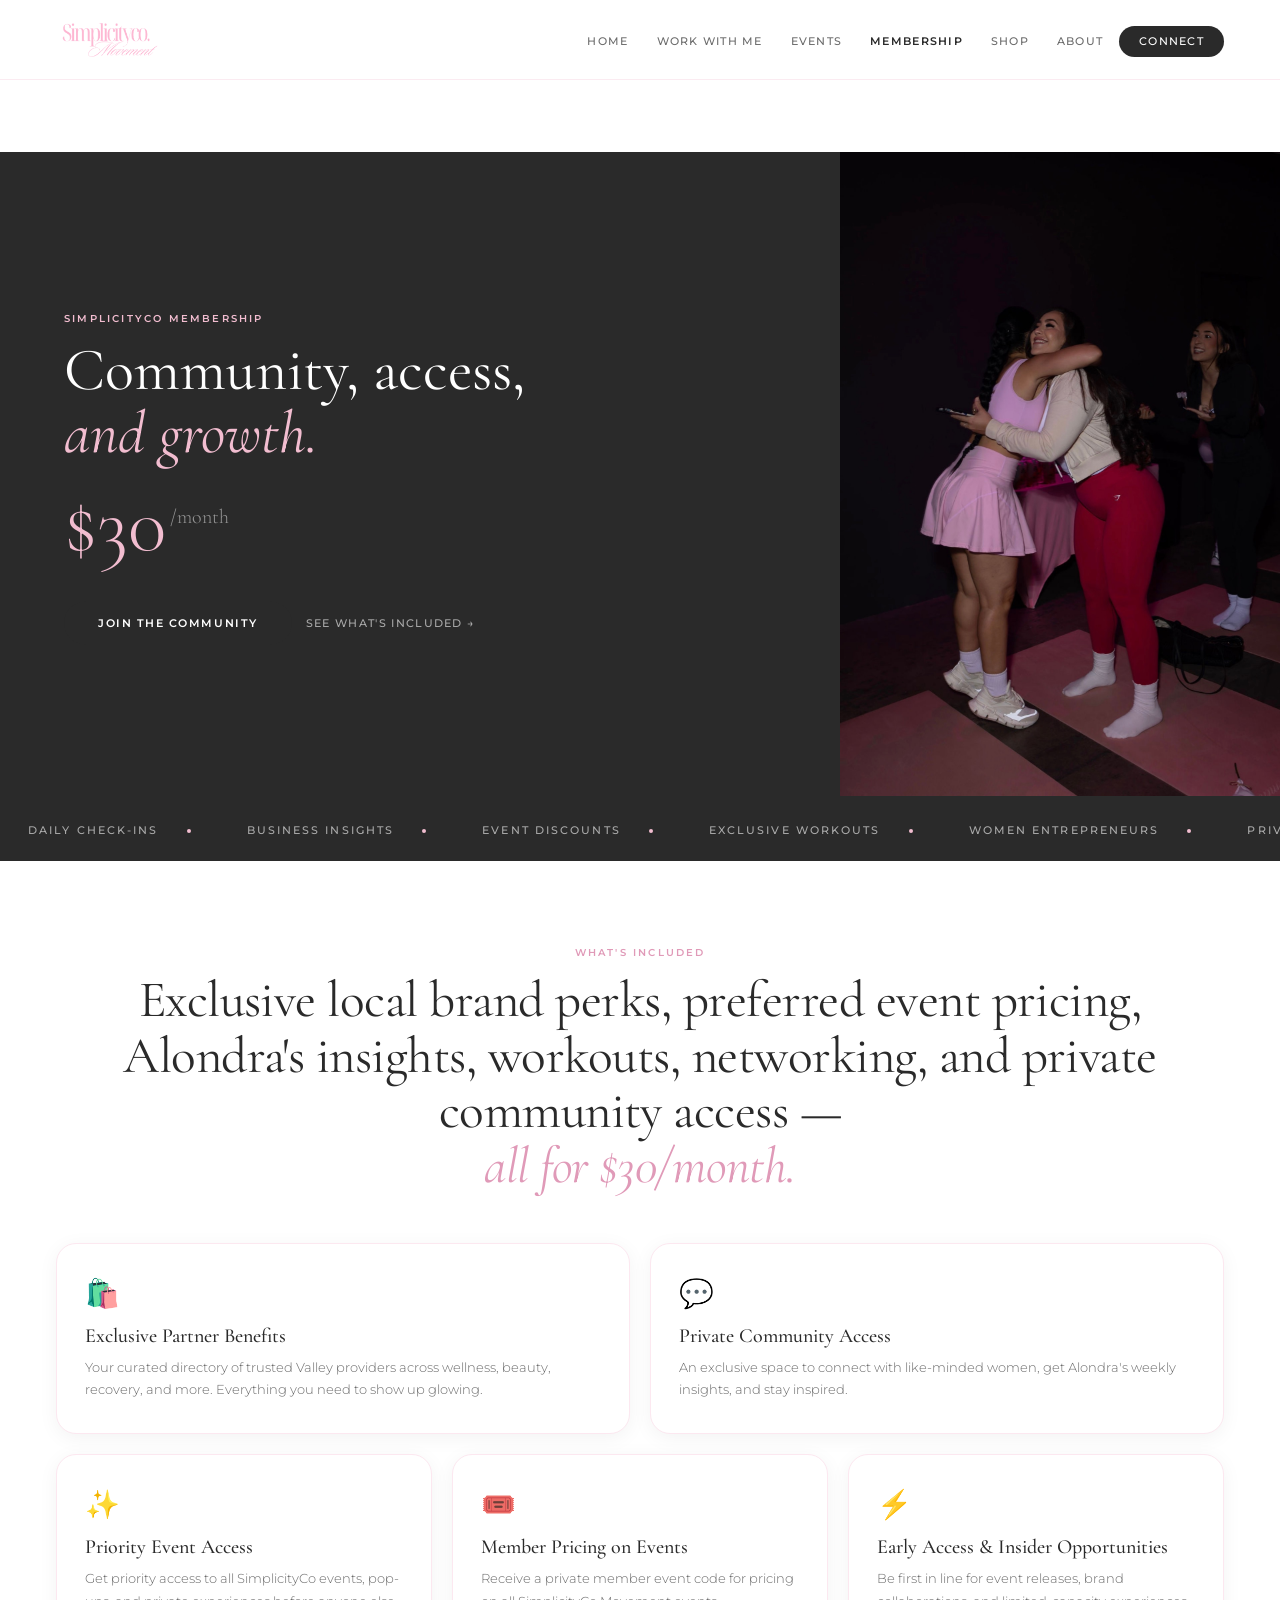
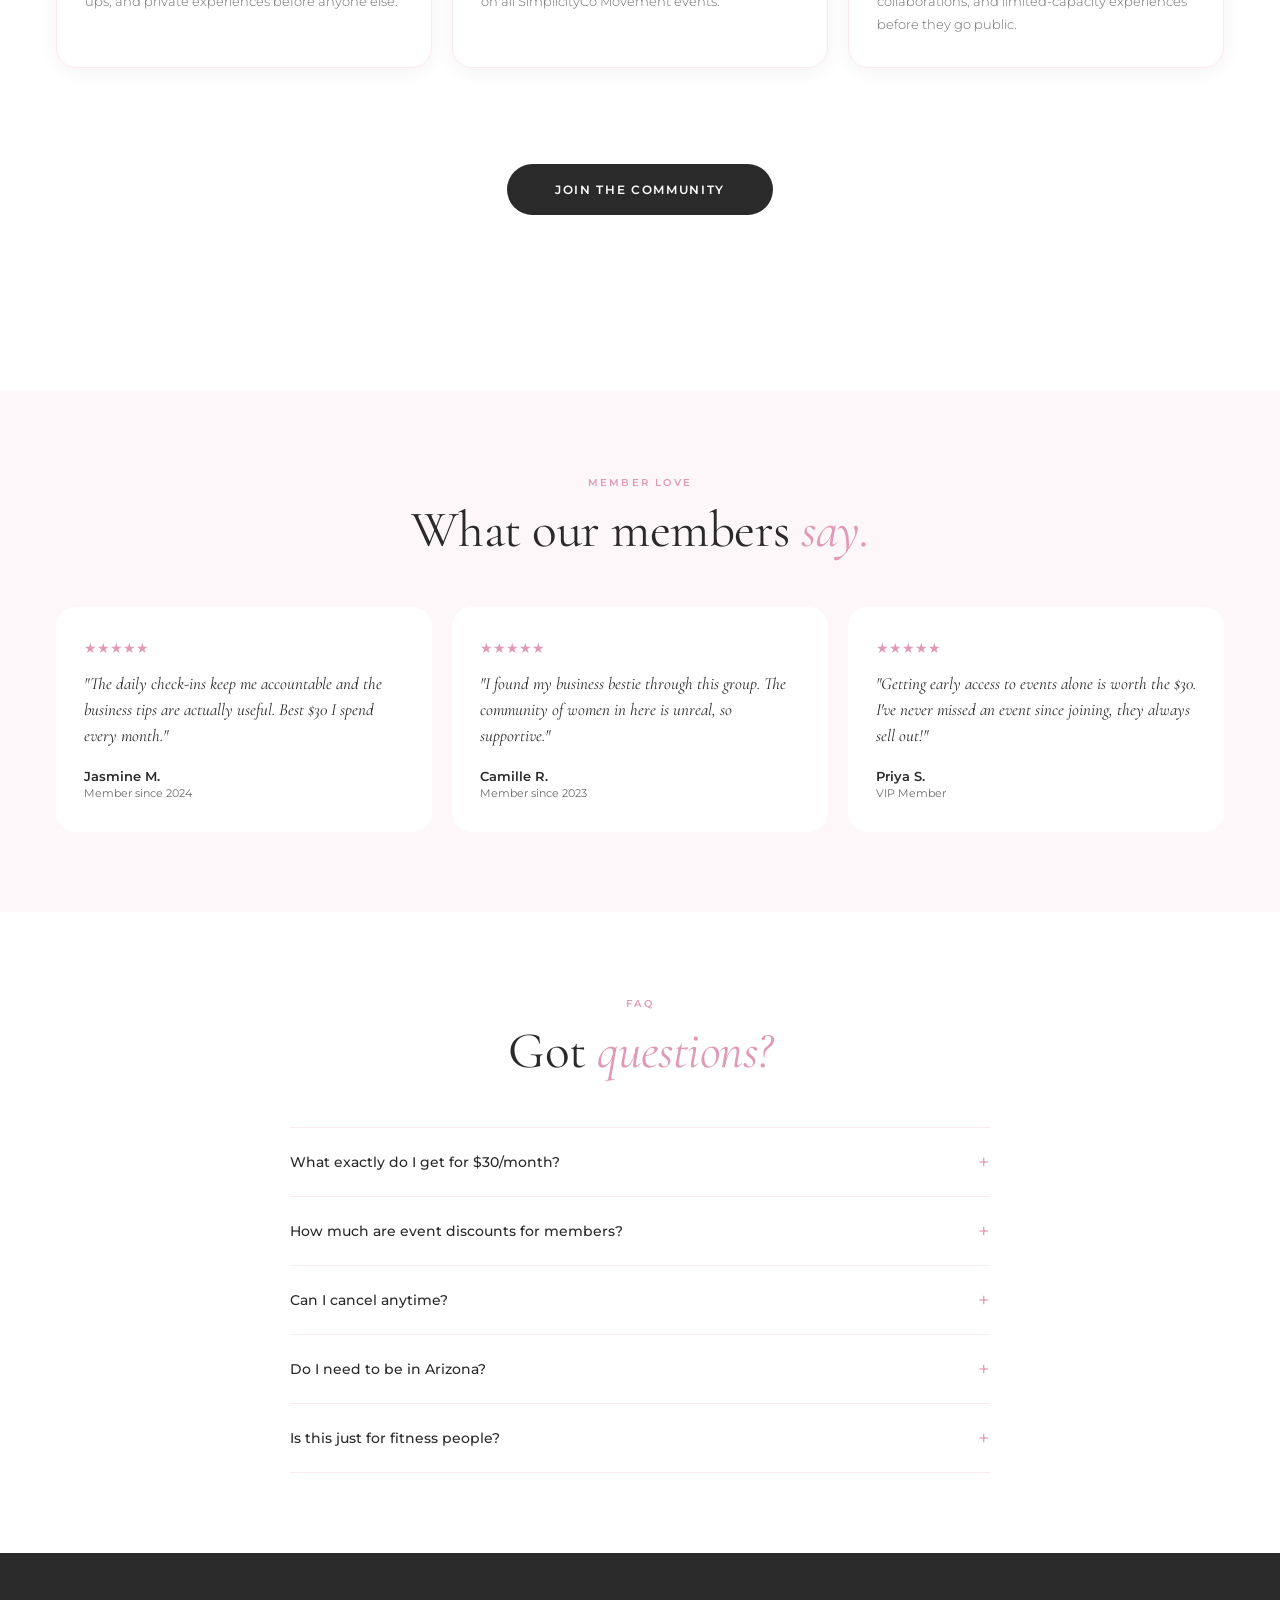
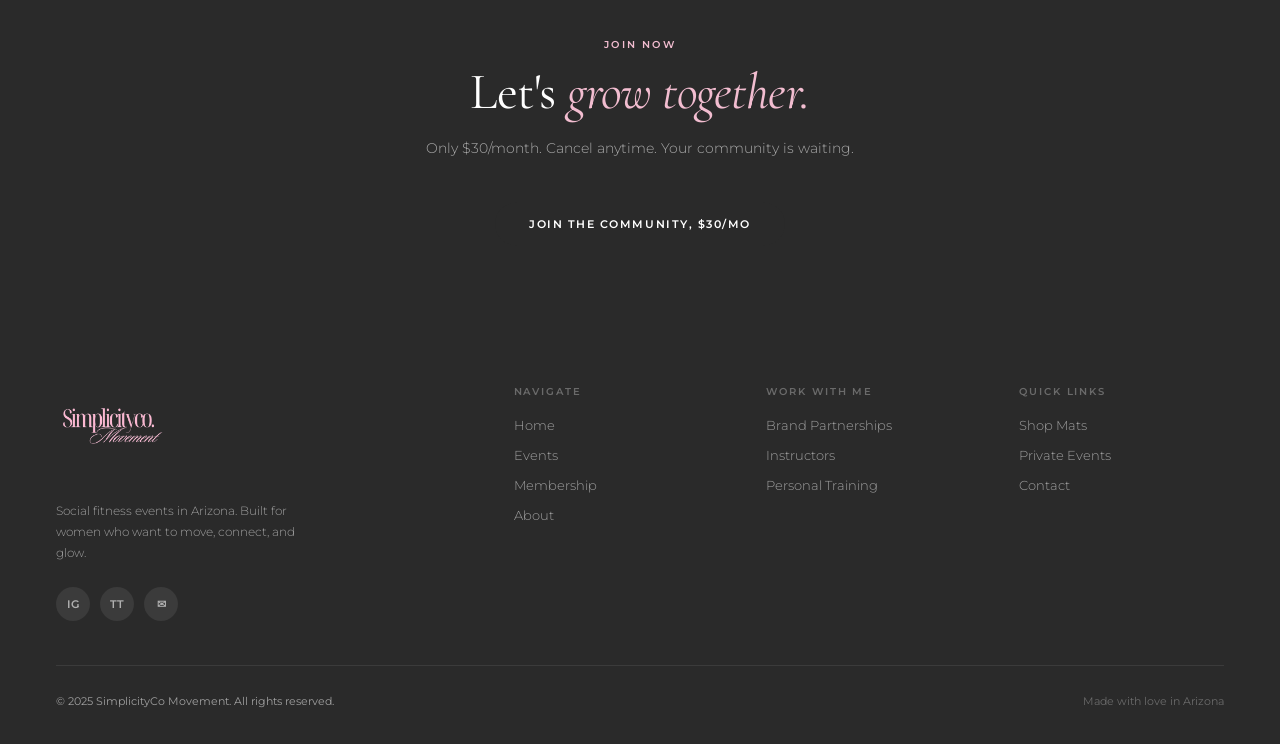
<file: membership.html>
<!DOCTYPE html>
<html lang="en">
<head>
  <meta charset="UTF-8" /><meta name="viewport" content="width=device-width, initial-scale=1.0" />
  <title>Membership | SimplicityCo Movement</title>
  <link rel="preconnect" href="https://fonts.googleapis.com" />
  <link rel="preconnect" href="https://fonts.gstatic.com" crossorigin />
  <link href="https://fonts.googleapis.com/css2?family=Cormorant+Garamond:ital,wght@0,300;0,400;0,500;0,600;1,300;1,400;1,500&family=Montserrat:wght@300;400;500;600&display=swap" rel="stylesheet" />
  <link rel="stylesheet" href="styles.css" />
  <style>
    .membership-hero-banner {
      background: var(--charcoal); color: #fff;
      display: flex; align-items: center;
      padding: 0;
      min-height: 520px;
      overflow: hidden;
    }
    .membership-hero-left {
      flex: 1; padding: 80px 64px;
    }
    .membership-hero-right {
      flex: 0 0 440px;
      min-height: 520px; position: relative; overflow: hidden;
    }
    .membership-hero-right img { width: 100%; height: 100%; object-fit: cover; }

    .price-tag { font-family: var(--serif); font-size: 80px; font-weight: 300; color: var(--pink); line-height: 1; }
    .price-tag span { font-size: 20px; font-weight: 300; color: rgba(255,255,255,0.5); vertical-align: super; margin-left: 4px; }

    .perks-grid { display: grid; grid-template-columns: repeat(3,1fr); gap: 20px; margin-top: 48px; }
    .perk-card { background: #fff; border-radius: 20px; padding: 32px 28px; border: 1px solid var(--pink-light); box-shadow: 0 4px 20px rgba(0,0,0,0.05); transition: transform 0.25s, box-shadow 0.25s; }
    .perk-card:hover { transform: translateY(-5px); box-shadow: 0 16px 48px rgba(0,0,0,0.09); }
    .perk-icon { font-size: 28px; margin-bottom: 14px; }
    .perk-title { font-family: var(--serif); font-size: 20px; font-weight: 500; margin-bottom: 8px; }
    .perk-desc { font-size: 13px; font-weight: 300; line-height: 1.75; color: var(--mid); }

    .perk-highlight { background: var(--pink-light); border-radius: 24px; padding: 48px; text-align: center; margin: 48px 0; }
    .perk-highlight h3 { font-family: var(--serif); font-size: 28px; font-weight: 400; margin-bottom: 10px; }
    .perk-highlight p { font-size: 14px; font-weight: 300; color: var(--mid); line-height: 1.8; max-width: 480px; margin: 0 auto; }

    .faq { display: flex; flex-direction: column; gap: 0; max-width: 700px; margin: 48px auto 0; }
    .faq-item { border-top: 1px solid var(--pink-light); padding: 22px 0; cursor: pointer; }
    .faq-item:last-child { border-bottom: 1px solid var(--pink-light); }
    .faq-q { display: flex; align-items: center; justify-content: space-between; gap: 16px; }
    .faq-question { font-size: 14px; font-weight: 500; }
    .faq-icon { color: var(--pink-deep); font-size: 20px; flex-shrink: 0; transition: transform 0.2s; }
    .faq-answer { font-size: 13px; font-weight: 300; color: var(--mid); line-height: 1.75; max-height: 0; overflow: hidden; transition: max-height 0.3s, padding 0.3s; }
    .faq-item.open .faq-answer { max-height: 200px; padding-top: 12px; }
    .faq-item.open .faq-icon { transform: rotate(45deg); }

    @media (max-width: 900px) {
      .membership-hero-banner { flex-direction: column; }
      .membership-hero-right { flex: none; width: 100%; height: 300px; }
      .membership-hero-left { padding: 56px 20px; }
      .perks-grid { grid-template-columns: 1fr 1fr; }
      .testimonials-grid { grid-template-columns: 1fr !important; }
    }
    @media (max-width: 600px) {
      .perks-grid { grid-template-columns: 1fr; }
      .testimonials-grid { grid-template-columns: 1fr !important; }
    }
  </style>
</head>
<body class="page-body">

  <nav id="nav">
    <a href="index.html" class="nav-logo"><img src="images/logo-transparent.png" alt="SimplicityCo Movement" /></a>
    <ul class="nav-links" id="navLinks">
      <li><a href="index.html">Home</a></li>
      <li><a href="work-with-me.html">Work With Me</a></li>
      <li><a href="events.html">Events</a></li>
      <li><a href="membership.html" class="active">Membership</a></li>
      <li><a href="shop.html">Shop</a></li>
      <li><a href="about.html">About</a></li>
      <li><a href="connect.html" class="nav-cta">Connect</a></li>
    </ul>
    <div class="nav-hamburger" onclick="toggleNav()"><span></span><span></span><span></span></div>
  </nav>

  <!-- MEMBERSHIP HERO -->
  <div class="membership-hero-banner" style="margin-top:72px;">
    <div class="membership-hero-left">
      <div class="section-tag" style="color:var(--pink);">SimplicityCo Membership</div>
      <h1 style="font-family:var(--serif);font-size:clamp(40px,5vw,60px);font-weight:400;line-height:1.05;color:#fff;margin-bottom:20px;">Community, access,<br /><em style="color:var(--pink);">and growth.</em></h1>
      <div class="price-tag">$30<span>/month</span></div>
      <div style="margin-top:36px;display:flex;gap:14px;flex-wrap:wrap;">
        <a href="#join" class="btn-primary">Join the Community</a>
        <a href="#perks" style="color:rgba(255,255,255,0.6);text-decoration:none;font-size:11px;font-weight:500;letter-spacing:0.12em;text-transform:uppercase;display:inline-flex;align-items:center;gap:6px;">See what's included →</a>
      </div>
    </div>
    <div class="membership-hero-right">
      <img src="images/membership-hero.JPG" alt="SimplicityCo Membership community" />
    </div>
  </div>

  <!-- MARQUEE -->
  <div class="marquee-wrap">
    <div class="marquee-track">
      <div class="marquee-item">Daily Check-ins <span class="marquee-dot"></span></div>
      <div class="marquee-item">Business Insights <span class="marquee-dot"></span></div>
      <div class="marquee-item">Event Discounts <span class="marquee-dot"></span></div>
      <div class="marquee-item">Exclusive Workouts <span class="marquee-dot"></span></div>
      <div class="marquee-item">Women Entrepreneurs <span class="marquee-dot"></span></div>
      <div class="marquee-item">Private Community <span class="marquee-dot"></span></div>
      <div class="marquee-item">1:1 Training Perks <span class="marquee-dot"></span></div>
      <div class="marquee-item">$30/month <span class="marquee-dot"></span></div>
      <div class="marquee-item">Daily Check-ins <span class="marquee-dot"></span></div>
      <div class="marquee-item">Business Insights <span class="marquee-dot"></span></div>
      <div class="marquee-item">Event Discounts <span class="marquee-dot"></span></div>
      <div class="marquee-item">Exclusive Workouts <span class="marquee-dot"></span></div>
      <div class="marquee-item">Women Entrepreneurs <span class="marquee-dot"></span></div>
      <div class="marquee-item">Private Community <span class="marquee-dot"></span></div>
      <div class="marquee-item">1:1 Training Perks <span class="marquee-dot"></span></div>
      <div class="marquee-item">$30/month <span class="marquee-dot"></span></div>
    </div>
  </div>

  <!-- PERKS -->
  <section id="perks" style="background:#fff;">
    <div class="container">
      <div style="text-align:center;margin-bottom:0;">
        <div class="section-tag">What's Included</div>
        <h2 class="section-title">Exclusive local brand perks, preferred event pricing, Alondra's insights, workouts, networking, and private community access —<br /><em>all for $30/month.</em></h2>
      </div>
      <div class="perks-grid" style="grid-template-columns: repeat(2,1fr);">
        <div class="perk-card">
          <div class="perk-icon">🛍️</div>
          <div class="perk-title">Exclusive Partner Benefits</div>
          <p class="perk-desc">Your curated directory of trusted Valley providers across wellness, beauty, recovery, and more. Everything you need to show up glowing.</p>
        </div>
        <div class="perk-card">
          <div class="perk-icon">💬</div>
          <div class="perk-title">Private Community Access</div>
          <p class="perk-desc">An exclusive space to connect with like-minded women, get Alondra's weekly insights, and stay inspired.</p>
        </div>
      </div>
      <div class="perks-grid" style="margin-top:20px;">
        <div class="perk-card">
          <div class="perk-icon">✨</div>
          <div class="perk-title">Priority Event Access</div>
          <p class="perk-desc">Get priority access to all SimplicityCo events, pop-ups, and private experiences before anyone else.</p>
        </div>
        <div class="perk-card">
          <div class="perk-icon">🎟️</div>
          <div class="perk-title">Member Pricing on Events</div>
          <p class="perk-desc">Receive a private member event code for pricing on all SimplicityCo Movement events.</p>
        </div>
        <div class="perk-card">
          <div class="perk-icon">⚡</div>
          <div class="perk-title">Early Access &amp; Insider Opportunities</div>
          <p class="perk-desc">Be first in line for event releases, brand collaborations, and limited-capacity experiences before they go public.</p>
        </div>
      </div>

      <div class="perk-highlight" style="background:transparent;">
        <div style="margin-top:0;"><a href="#join" class="btn-primary" style="padding:18px 48px;font-size:12px;">Join the Community</a></div>
      </div>
    </div>
  </section>

  <!-- TESTIMONIALS -->
  <section style="background:var(--cream);">
    <div class="container" style="text-align:center;">
      <div class="section-tag">Member Love</div>
      <h2 class="section-title">What our members <em>say.</em></h2>
      <div class="testimonials-grid" style="display:grid;grid-template-columns:repeat(3,1fr);gap:20px;margin-top:48px;text-align:left;">
        <div style="background:#fff;border-radius:20px;padding:32px 28px;">
          <div style="color:var(--pink-deep);font-size:14px;margin-bottom:14px;">★★★★★</div>
          <p style="font-family:var(--serif);font-size:17px;font-weight:400;font-style:italic;line-height:1.55;margin-bottom:18px;">"The daily check-ins keep me accountable and the business tips are actually useful. Best $30 I spend every month."</p>
          <div style="font-size:13px;font-weight:600;">Jasmine M.</div>
          <div style="font-size:11px;color:var(--mid);margin-top:2px;">Member since 2024</div>
        </div>
        <div style="background:#fff;border-radius:20px;padding:32px 28px;">
          <div style="color:var(--pink-deep);font-size:14px;margin-bottom:14px;">★★★★★</div>
          <p style="font-family:var(--serif);font-size:17px;font-weight:400;font-style:italic;line-height:1.55;margin-bottom:18px;">"I found my business bestie through this group. The community of women in here is unreal, so supportive."</p>
          <div style="font-size:13px;font-weight:600;">Camille R.</div>
          <div style="font-size:11px;color:var(--mid);margin-top:2px;">Member since 2023</div>
        </div>
        <div style="background:#fff;border-radius:20px;padding:32px 28px;">
          <div style="color:var(--pink-deep);font-size:14px;margin-bottom:14px;">★★★★★</div>
          <p style="font-family:var(--serif);font-size:17px;font-weight:400;font-style:italic;line-height:1.55;margin-bottom:18px;">"Getting early access to events alone is worth the $30. I've never missed an event since joining, they always sell out!"</p>
          <div style="font-size:13px;font-weight:600;">Priya S.</div>
          <div style="font-size:11px;color:var(--mid);margin-top:2px;">VIP Member</div>
        </div>
      </div>
    </div>
  </section>

  <!-- FAQ -->
  <section style="background:#fff;">
    <div class="container" style="text-align:center;">
      <div class="section-tag">FAQ</div>
      <h2 class="section-title">Got <em>questions?</em></h2>
      <div class="faq">
        <div class="faq-item" onclick="toggleFaq(this)">
          <div class="faq-q"><span class="faq-question">What exactly do I get for $30/month?</span><span class="faq-icon">+</span></div>
          <div class="faq-answer">You get access to our private community group chat with daily check-ins, business insights, exclusive workout content, discounted event tickets, discounted 1:1 training, and a network of like-minded women entrepreneurs.</div>
        </div>
        <div class="faq-item" onclick="toggleFaq(this)">
          <div class="faq-q"><span class="faq-question">How much are event discounts for members?</span><span class="faq-icon">+</span></div>
          <div class="faq-answer">Members receive exclusive discounted pricing on all public events plus early access before tickets open to the public. Members-only events are also available at no additional cost.</div>
        </div>
        <div class="faq-item" onclick="toggleFaq(this)">
          <div class="faq-q"><span class="faq-question">Can I cancel anytime?</span><span class="faq-icon">+</span></div>
          <div class="faq-answer">Yes, membership is month-to-month and you can cancel at any time. There are no long-term commitments.</div>
        </div>
        <div class="faq-item" onclick="toggleFaq(this)">
          <div class="faq-q"><span class="faq-question">Do I need to be in Arizona?</span><span class="faq-icon">+</span></div>
          <div class="faq-answer">The community group chat, business content, and workout content are all virtual and available anywhere. In-person events are currently hosted in the Arizona area.</div>
        </div>
        <div class="faq-item" onclick="toggleFaq(this)">
          <div class="faq-q"><span class="faq-question">Is this just for fitness people?</span><span class="faq-icon">+</span></div>
          <div class="faq-answer">Not at all! This community is for any woman who wants to grow, personally, professionally, and physically. Whether you're into fitness or just looking for a community of motivated women, you're welcome here.</div>
        </div>
      </div>
    </div>
  </section>

  <!-- JOIN CTA -->
  <section id="join" style="background:var(--charcoal);">
    <div class="container" style="text-align:center;">
      <div class="section-tag" style="color:var(--pink);">Join Now</div>
      <h2 class="section-title" style="color:#fff;">Let's <em style="color:var(--pink);">grow together.</em></h2>
      <p style="font-size:14px;font-weight:300;color:rgba(255,255,255,0.6);line-height:1.85;max-width:440px;margin:16px auto 40px;">Only $30/month. Cancel anytime. Your community is waiting.</p>
      <a href="connect.html" class="btn-primary">Join the Community, $30/mo</a>
    </div>
  </section>

  <footer>
    <div class="footer-inner">
      <div>
        <a href="index.html" class="footer-logo-wrap"><img src="images/logo-transparent.png" alt="SimplicityCo Movement" /></a>
        <p class="footer-tagline">Social fitness events in Arizona. Built for women who want to move, connect, and glow.</p>
        <div class="footer-social"><a href="https://www.instagram.com/simplicitycomovement_/" target="_blank" class="social-btn">IG</a><a href="https://www.tiktok.com/@alondraasanchez__" target="_blank" class="social-btn">TT</a><a href="connect.html" class="social-btn">✉</a></div>
      </div>
      <div class="footer-col"><h4>Navigate</h4><ul class="footer-links"><li><a href="index.html">Home</a></li><li><a href="events.html">Events</a></li><li><a href="membership.html">Membership</a></li><li><a href="about.html">About</a></li></ul></div>
      <div class="footer-col"><h4>Work With Me</h4><ul class="footer-links"><li><a href="work-with-me.html#brands">Brand Partnerships</a></li><li><a href="work-with-me.html#instructors">Instructors</a></li><li><a href="work-with-me.html#training">Personal Training</a></li></ul></div>
      <div class="footer-col"><h4>Quick Links</h4><ul class="footer-links"><li><a href="shop.html">Shop Mats</a></li><li><a href="events.html#private">Private Events</a></li><li><a href="connect.html">Contact</a></li></ul></div>
    </div>
    <div class="footer-bottom"><span>&copy; 2025 SimplicityCo Movement. All rights reserved.</span><span style="color:rgba(255,255,255,0.3);">Made with love in Arizona</span></div>
  </footer>
  <script>
    const nav = document.getElementById('nav');
    window.addEventListener('scroll', () => nav.classList.toggle('scrolled', window.scrollY > 20));
    function toggleNav() { document.getElementById('navLinks').classList.toggle('open'); }
    function toggleFaq(el) { el.classList.toggle('open'); }
  </script>
</body>
</html>
</file>
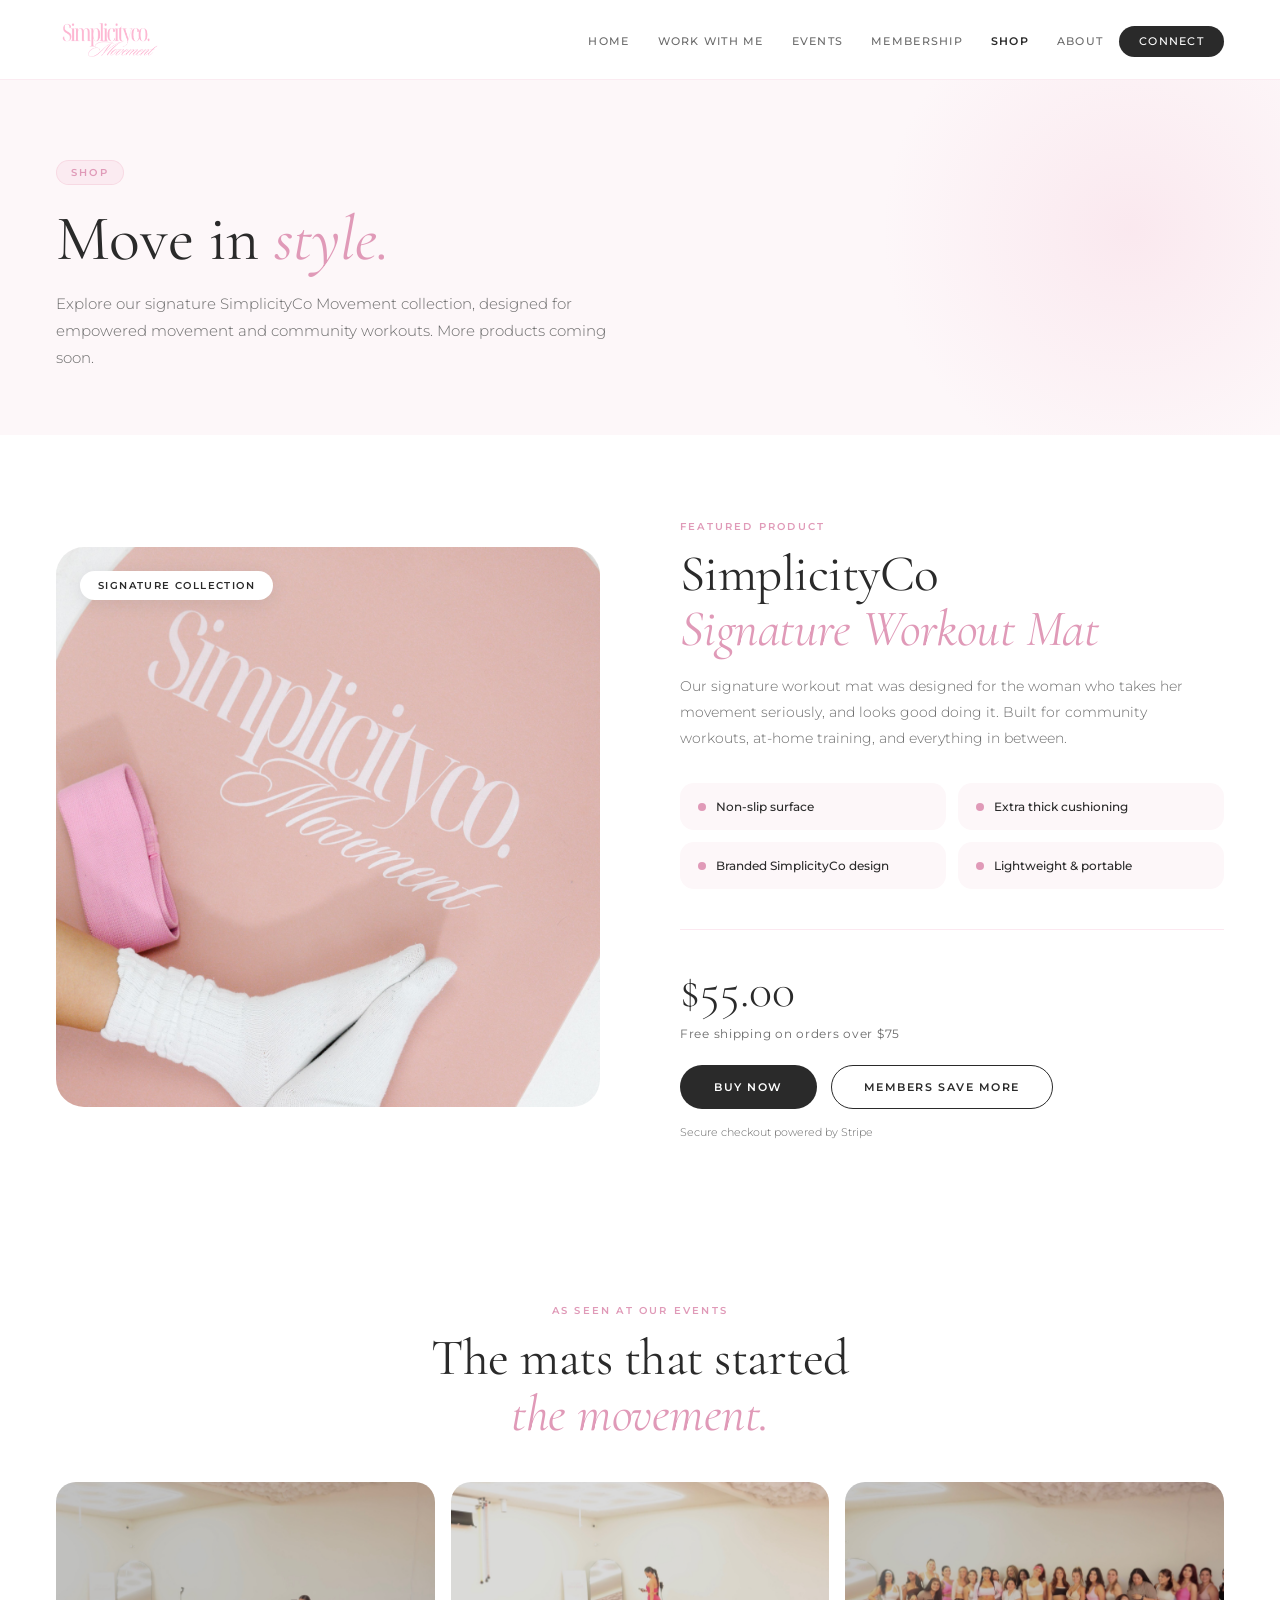
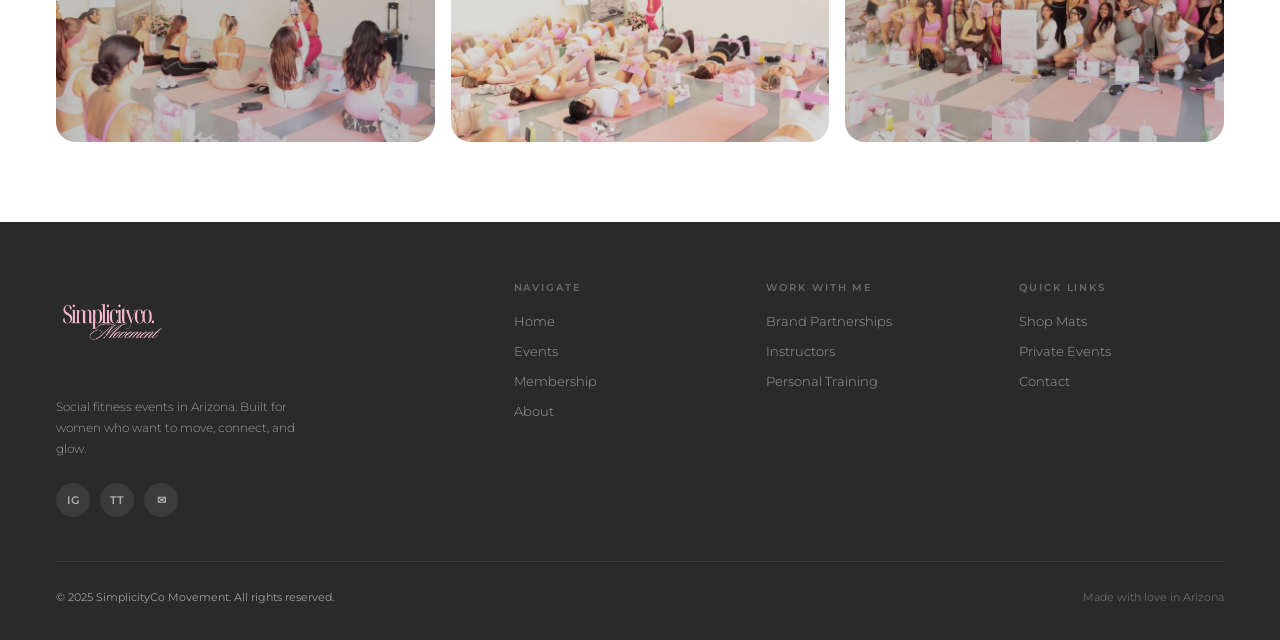
<file: shop.html>
<!DOCTYPE html>
<html lang="en">
<head>
  <meta charset="UTF-8" /><meta name="viewport" content="width=device-width, initial-scale=1.0" />
  <title>Shop | SimplicityCo Movement</title>
  <link rel="preconnect" href="https://fonts.googleapis.com" />
  <link rel="preconnect" href="https://fonts.gstatic.com" crossorigin />
  <link href="https://fonts.googleapis.com/css2?family=Cormorant+Garamond:ital,wght@0,300;0,400;0,500;0,600;1,300;1,400;1,500&family=Montserrat:wght@300;400;500;600&display=swap" rel="stylesheet" />
  <link rel="stylesheet" href="styles.css" />
  <style>
    .shop-hero-split { display: grid; grid-template-columns: 1fr 1fr; align-items: center; gap: 80px; }
    .mat-showcase { border-radius: 28px; overflow: hidden; height: 560px; position: relative; }
    .mat-showcase img { width: 100%; height: 100%; object-fit: cover; }
    .mat-badge { position: absolute; top: 24px; left: 24px; background: #fff; border-radius: 100px; padding: 8px 18px; font-size: 10px; font-weight: 600; letter-spacing: 0.14em; text-transform: uppercase; color: var(--charcoal); box-shadow: 0 4px 20px rgba(0,0,0,0.08); }

    .mat-features { display: grid; grid-template-columns: 1fr 1fr; gap: 12px; margin-top: 32px; }
    .mat-feature { background: var(--cream); border-radius: 14px; padding: 16px 18px; display: flex; align-items: center; gap: 10px; }
    .mat-feature-dot { width: 8px; height: 8px; border-radius: 50%; background: var(--pink-deep); flex-shrink: 0; }
    .mat-feature-text { font-size: 12px; font-weight: 500; }

    .coming-soon-grid { display: grid; grid-template-columns: repeat(3,1fr); gap: 20px; margin-top: 48px; }
    .coming-soon-card { background: var(--cream); border-radius: 20px; height: 280px; display: flex; flex-direction: column; align-items: center; justify-content: center; gap: 12px; }
    .coming-soon-label { font-size: 10px; font-weight: 600; letter-spacing: 0.16em; text-transform: uppercase; color: var(--pink-deep); }
    .coming-soon-name { font-family: var(--serif); font-size: 22px; font-weight: 400; color: var(--mid); }
    .coming-soon-tag { font-size: 9px; font-weight: 500; letter-spacing: 0.14em; text-transform: uppercase; background: var(--pink-light); color: var(--pink-deep); padding: 4px 12px; border-radius: 100px; }

    @media (max-width: 900px) {
      .shop-hero-split { grid-template-columns: 1fr; gap: 40px; }
      .coming-soon-grid { grid-template-columns: 1fr 1fr; }
    }
    @media (max-width: 600px) {
      .coming-soon-grid { grid-template-columns: 1fr; }
      .mat-features { grid-template-columns: 1fr; }
    }
  </style>
</head>
<body class="page-body">

  <nav id="nav">
    <a href="index.html" class="nav-logo"><img src="images/logo-transparent.png" alt="SimplicityCo Movement" /></a>
    <ul class="nav-links" id="navLinks">
      <li><a href="index.html">Home</a></li>
      <li><a href="work-with-me.html">Work With Me</a></li>
      <li><a href="events.html">Events</a></li>
      <li><a href="membership.html">Membership</a></li>
      <li><a href="shop.html" class="active">Shop</a></li>
      <li><a href="about.html">About</a></li>
      <li><a href="connect.html" class="nav-cta">Connect</a></li>
    </ul>
    <div class="nav-hamburger" onclick="toggleNav()"><span></span><span></span><span></span></div>
  </nav>

  <!-- PAGE HERO -->
  <div class="page-hero">
    <div class="page-hero-inner">
      <div class="page-hero-tag">Shop</div>
      <h1>Move in <em>style.</em></h1>
      <p class="page-hero-sub">Explore our signature SimplicityCo Movement collection, designed for empowered movement and community workouts. More products coming soon.</p>
    </div>
  </div>

  <!-- MAIN MAT PRODUCT -->
  <section style="background:#fff;">
    <div class="container">
      <div class="shop-hero-split">
        <div class="mat-showcase">
          <img src="images/shop-mat.jpg" alt="SimplicityCo Signature Workout Mat" />
          <div class="mat-badge">Signature Collection</div>
        </div>
        <div>
          <div class="section-tag">Featured Product</div>
          <h2 class="section-title">SimplicityCo<br /><em>Signature Workout Mat</em></h2>
          <p class="section-sub">Our signature workout mat was designed for the woman who takes her movement seriously, and looks good doing it. Built for community workouts, at-home training, and everything in between.</p>

          <div class="mat-features">
            <div class="mat-feature"><span class="mat-feature-dot"></span><span class="mat-feature-text">Non-slip surface</span></div>
            <div class="mat-feature"><span class="mat-feature-dot"></span><span class="mat-feature-text">Extra thick cushioning</span></div>
            <div class="mat-feature"><span class="mat-feature-dot"></span><span class="mat-feature-text">Branded SimplicityCo design</span></div>
            <div class="mat-feature"><span class="mat-feature-dot"></span><span class="mat-feature-text">Lightweight &amp; portable</span></div>
          </div>

          <div style="margin-top:40px;padding-top:32px;border-top:1px solid var(--pink-light);">
            <div style="font-family:var(--serif);font-size:48px;font-weight:300;color:var(--charcoal);margin-bottom:6px;">$55.00</div>
            <p style="font-size:12px;font-weight:400;color:var(--mid);margin-bottom:24px;letter-spacing:0.06em;">Free shipping on orders over $75</p>
            <div style="display:flex;gap:14px;flex-wrap:wrap;">
              <a href="https://buy.stripe.com/dRmeVe2u20lD3nkcPR7N600" target="_blank" class="btn-primary">Buy Now</a>
              <a href="membership.html" class="btn-outline">Members Save More</a>
            </div>
            <p style="font-size:11px;font-weight:300;color:var(--mid);margin-top:16px;">Secure checkout powered by Stripe</p>
          </div>
        </div>
      </div>
    </div>
  </section>


  <!-- AS SEEN AT EVENTS -->
  <section style="background:#fff;">
    <div class="container" style="text-align:center;">
      <div class="section-tag">As Seen at Our Events</div>
      <h2 class="section-title">The mats that started<br /><em>the movement.</em></h2>
      <div style="display:grid;grid-template-columns:1fr 1fr 1fr;gap:16px;margin-top:40px;">
        <div style="border-radius:20px;overflow:hidden;height:260px;"><img src="images/event-circle.jpg" alt="Event" style="width:100%;height:100%;object-fit:cover;" /></div>
        <div style="border-radius:20px;overflow:hidden;height:260px;"><img src="images/event-bands-overhead.jpg" alt="Event" style="width:100%;height:100%;object-fit:cover;" /></div>
        <div style="border-radius:20px;overflow:hidden;height:260px;"><img src="images/event-group-photo.jpg" alt="Event" style="width:100%;height:100%;object-fit:cover;" /></div>
      </div>
    </div>
  </section>

  <footer>
    <div class="footer-inner">
      <div>
        <a href="index.html" class="footer-logo-wrap"><img src="images/logo-transparent.png" alt="SimplicityCo Movement" /></a>
        <p class="footer-tagline">Social fitness events in Arizona. Built for women who want to move, connect, and glow.</p>
        <div class="footer-social"><a href="https://www.instagram.com/simplicitycomovement_/" target="_blank" class="social-btn">IG</a><a href="https://www.tiktok.com/@alondraasanchez__" target="_blank" class="social-btn">TT</a><a href="connect.html" class="social-btn">✉</a></div>
      </div>
      <div class="footer-col"><h4>Navigate</h4><ul class="footer-links"><li><a href="index.html">Home</a></li><li><a href="events.html">Events</a></li><li><a href="membership.html">Membership</a></li><li><a href="about.html">About</a></li></ul></div>
      <div class="footer-col"><h4>Work With Me</h4><ul class="footer-links"><li><a href="work-with-me.html#brands">Brand Partnerships</a></li><li><a href="work-with-me.html#instructors">Instructors</a></li><li><a href="work-with-me.html#training">Personal Training</a></li></ul></div>
      <div class="footer-col"><h4>Quick Links</h4><ul class="footer-links"><li><a href="shop.html">Shop Mats</a></li><li><a href="events.html#private">Private Events</a></li><li><a href="connect.html">Contact</a></li></ul></div>
    </div>
    <div class="footer-bottom"><span>&copy; 2025 SimplicityCo Movement. All rights reserved.</span><span style="color:rgba(255,255,255,0.3);">Made with love in Arizona</span></div>
  </footer>
  <script>
    const nav = document.getElementById('nav');
    window.addEventListener('scroll', () => nav.classList.toggle('scrolled', window.scrollY > 20));
    function toggleNav() { document.getElementById('navLinks').classList.toggle('open'); }
  </script>
</body>
</html>
</file>
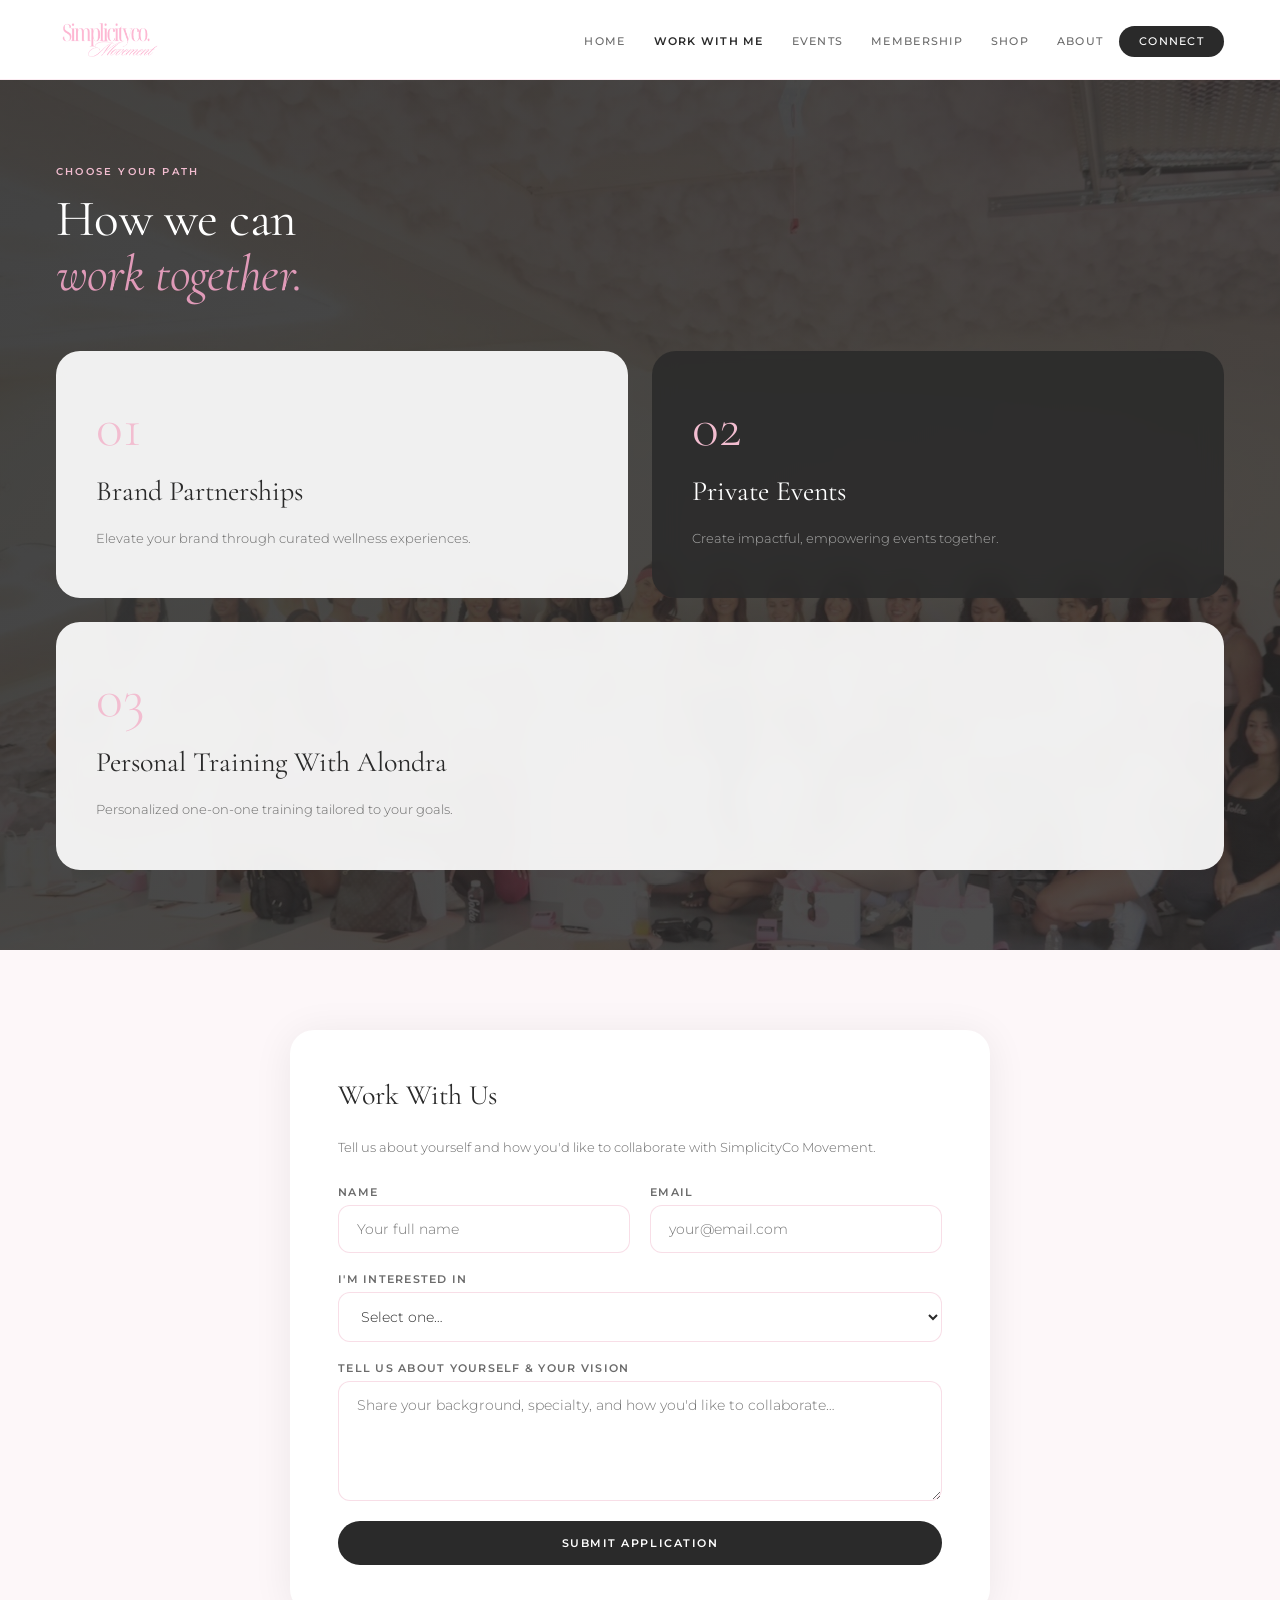
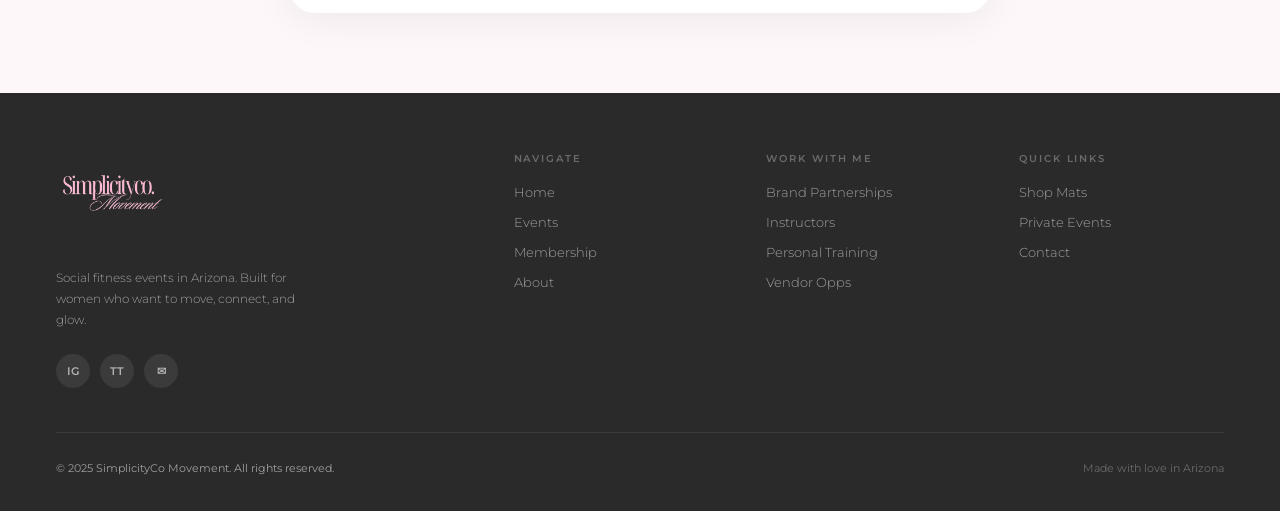
<file: work-with-me.html>
<!DOCTYPE html>
<html lang="en">
<head>
  <meta charset="UTF-8" /><meta name="viewport" content="width=device-width, initial-scale=1.0" />
  <title>Work With Me | SimplicityCo Movement</title>
  <link rel="preconnect" href="https://fonts.googleapis.com" />
  <link rel="preconnect" href="https://fonts.gstatic.com" crossorigin />
  <link href="https://fonts.googleapis.com/css2?family=Cormorant+Garamond:ital,wght@0,300;0,400;0,500;0,600;1,300;1,400;1,500&family=Montserrat:wght@300;400;500;600&display=swap" rel="stylesheet" />
  <link rel="stylesheet" href="styles.css" />
  <style>
    .wwm-grid { display: grid; grid-template-columns: 1fr 1fr; gap: 24px; margin-top: 48px; }
    .wwm-card { background: rgba(255,255,255,0.92); backdrop-filter: blur(12px); border-radius: 24px; padding: 48px 40px; display: flex; flex-direction: column; gap: 20px; }
    .wwm-card.dark { background: rgba(42,42,42,0.85); backdrop-filter: blur(12px); }
    .wwm-num { font-family: var(--serif); font-size: 56px; font-weight: 300; color: var(--pink); line-height: 1; }
    .wwm-card-title { font-family: var(--serif); font-size: 28px; font-weight: 400; color: var(--charcoal); line-height: 1.15; }
    .wwm-card.dark .wwm-card-title { color: #fff; }
    .wwm-card-desc { font-size: 13px; font-weight: 300; line-height: 1.8; color: var(--mid); }
    .wwm-card.dark .wwm-card-desc { color: rgba(255,255,255,0.6); }
    .wwm-bullets { list-style: none; display: flex; flex-direction: column; gap: 10px; }
    .wwm-bullets li { display: flex; align-items: flex-start; gap: 10px; font-size: 13px; font-weight: 300; line-height: 1.6; color: var(--mid); }
    .wwm-card.dark .wwm-bullets li { color: rgba(255,255,255,0.65); }
    .wwm-bullet-dot { width: 6px; height: 6px; border-radius: 50%; background: var(--pink-deep); flex-shrink: 0; margin-top: 7px; }
    .wwm-card.dark .wwm-bullet-dot { background: var(--pink); }

    .partners-grid { display: grid; grid-template-columns: repeat(5,1fr); gap: 16px; margin-top: 40px; }
    .partner-box { background: var(--cream); border-radius: 16px; padding: 20px; text-align: center; font-size: 13px; font-weight: 500; color: var(--mid); border: 1px solid var(--pink-light); }

    .why-split { display: grid; grid-template-columns: 1fr 1fr; gap: 80px; align-items: center; }
    .why-img { border-radius: 24px; overflow: hidden; height: 520px; }
    .why-img img { width: 100%; height: 100%; object-fit: cover; }
    .why-list { display: flex; flex-direction: column; gap: 0; margin-top: 36px; }
    .why-item { display: flex; gap: 20px; padding: 20px 0; border-bottom: 1px solid var(--pink-light); }
    .why-item:first-child { border-top: 1px solid var(--pink-light); }
    .why-check { width: 28px; height: 28px; border-radius: 50%; background: var(--pink-light); display: flex; align-items: center; justify-content: center; flex-shrink: 0; color: var(--pink-deep); font-size: 13px; }
    .why-text-title { font-size: 14px; font-weight: 600; margin-bottom: 3px; }
    .why-text-desc { font-size: 12.5px; font-weight: 300; color: var(--mid); line-height: 1.6; }

    @media (max-width: 900px) {
      .wwm-grid { grid-template-columns: 1fr; }
      .partners-grid { grid-template-columns: repeat(3,1fr); }
      .why-split { grid-template-columns: 1fr; gap: 40px; }
    }
  </style>
</head>
<body class="page-body">

  <nav id="nav">
    <a href="index.html" class="nav-logo"><img src="images/logo-transparent.png" alt="SimplicityCo Movement" /></a>
    <ul class="nav-links" id="navLinks">
      <li><a href="index.html">Home</a></li>
      <li><a href="work-with-me.html" class="active">Work With Me</a></li>
      <li><a href="events.html">Events</a></li>
      <li><a href="membership.html">Membership</a></li>
      <li><a href="shop.html">Shop</a></li>
      <li><a href="about.html">About</a></li>
      <li><a href="connect.html" class="nav-cta">Connect</a></li>
    </ul>
    <div class="nav-hamburger" id="hamburger" onclick="toggleNav()"><span></span><span></span><span></span></div>
  </nav>


  <!-- THREE PATHS -->
  <section style="position:relative;background:var(--charcoal);overflow:hidden;">
    <img src="images/wwm-bg.jpg" alt="" style="position:absolute;inset:0;width:100%;height:100%;object-fit:cover;object-position:center 30%;opacity:0.35;" />
    <div style="position:absolute;inset:0;background:linear-gradient(135deg,rgba(42,42,42,0.55) 0%,rgba(42,42,42,0.3) 100%);"></div>
    <div class="container" style="position:relative;z-index:1;">
      <div class="section-tag" style="color:var(--pink);">Choose Your Path</div>
      <h2 class="section-title" style="color:#fff;">How we can<br /><em>work together.</em></h2>
      <div class="wwm-grid">
        <div class="wwm-card">
          <div class="wwm-num">01</div>
          <div class="wwm-card-title">Brand Partnerships</div>
          <p class="wwm-card-desc">Elevate your brand through curated wellness experiences.</p>
        </div>
        <div class="wwm-card dark">
          <div class="wwm-num">02</div>
          <div class="wwm-card-title">Private Events</div>
          <p class="wwm-card-desc">Create impactful, empowering events together.</p>
        </div>
        <div class="wwm-card" style="grid-column:1/-1;">
          <div class="wwm-num">03</div>
          <div class="wwm-card-title">Personal Training With Alondra</div>
          <p class="wwm-card-desc">Personalized one-on-one training tailored to your goals.</p>
        </div>
      </div>
    </div>
  </section>

  <!-- INSTRUCTOR FORM -->
  <section id="instructor-form" style="background:var(--cream);">
    <div class="container" style="max-width:700px;">
      <div class="form-wrap">
        <div class="form-title">Work With Us</div>
        <div class="form-desc">Tell us about yourself and how you'd like to collaborate with SimplicityCo Movement.</div>
        <div class="form-grid">
          <div class="form-group"><label>Name</label><input type="text" placeholder="Your full name" /></div>
          <div class="form-group"><label>Email</label><input type="email" placeholder="your@email.com" /></div>
          <div class="form-group form-full">
            <label>I'm interested in</label>
            <select>
              <option value="">Select one…</option>
              <option>Instructor / Collaborator</option>
              <option>Brand &amp; Partner</option>
              <option>Personal Training</option>
            </select>
          </div>
          <div class="form-group form-full"><label>Tell us about yourself &amp; your vision</label><textarea placeholder="Share your background, specialty, and how you'd like to collaborate…"></textarea></div>
        </div>
        <button class="btn-primary">Submit Application</button>
      </div>
    </div>
  </section>

  <footer>
    <div class="footer-inner">
      <div>
        <a href="index.html" class="footer-logo-wrap"><img src="images/logo-transparent.png" alt="SimplicityCo Movement" /></a>
        <p class="footer-tagline">Social fitness events in Arizona. Built for women who want to move, connect, and glow.</p>
        <div class="footer-social"><a href="https://www.instagram.com/simplicitycomovement_/" target="_blank" class="social-btn">IG</a><a href="https://www.tiktok.com/@alondraasanchez__" target="_blank" class="social-btn">TT</a><a href="connect.html" class="social-btn">✉</a></div>
      </div>
      <div class="footer-col"><h4>Navigate</h4><ul class="footer-links"><li><a href="index.html">Home</a></li><li><a href="events.html">Events</a></li><li><a href="membership.html">Membership</a></li><li><a href="about.html">About</a></li></ul></div>
      <div class="footer-col"><h4>Work With Me</h4><ul class="footer-links"><li><a href="#brands">Brand Partnerships</a></li><li><a href="#instructors">Instructors</a></li><li><a href="#training">Personal Training</a></li><li><a href="events.html#vendors">Vendor Opps</a></li></ul></div>
      <div class="footer-col"><h4>Quick Links</h4><ul class="footer-links"><li><a href="shop.html">Shop Mats</a></li><li><a href="events.html#private">Private Events</a></li><li><a href="connect.html">Contact</a></li></ul></div>
    </div>
    <div class="footer-bottom"><span>&copy; 2025 SimplicityCo Movement. All rights reserved.</span><span style="color:rgba(255,255,255,0.3);">Made with love in Arizona</span></div>
  </footer>
  <script>
    const nav = document.getElementById('nav');
    window.addEventListener('scroll', () => nav.classList.toggle('scrolled', window.scrollY > 20));
    function toggleNav() { document.getElementById('navLinks').classList.toggle('open'); }
  </script>
</body>
</html>
</file>
<file: styles.css>
@import url('https://fonts.googleapis.com/css2?family=Pinyon+Script&display=swap');

*, *::before, *::after { box-sizing: border-box; margin: 0; padding: 0; }

:root {
  --pink:       #f2bdd0;
  --pink-deep:  #e09ab8;
  --pink-light: #fce8f0;
  --cream:      #fdf7f9;
  --charcoal:   #2a2a2a;
  --mid:        #6b6b6b;
  --serif:      'Cormorant Garamond', Georgia, serif;
  --sans:       'Montserrat', sans-serif;
}

html { scroll-behavior: smooth; overflow-x: hidden; max-width: 100%; }
body { font-family: var(--sans); color: var(--charcoal); background: #fff; overflow-x: hidden; max-width: 100%; }

/* ── NAV ─────────────────────────────────────────────── */
nav {
  position: fixed; top: 0; left: 0; right: 0; z-index: 100;
  display: flex; align-items: center; justify-content: space-between;
  padding: 0 56px; height: 80px;
  background: rgba(255,255,255,0.95);
  backdrop-filter: blur(12px);
  border-bottom: 1px solid rgba(242,189,208,0.3);
  transition: box-shadow 0.3s;
}
nav.scrolled { box-shadow: 0 2px 24px rgba(0,0,0,0.06); }

.nav-logo { display: flex; align-items: center; gap: 10px; text-decoration: none; }
.nav-logo img { height: 76px; width: auto; }
.nav-logo-text { font-family: var(--serif); font-size: 20px; font-weight: 500; color: var(--charcoal); line-height: 1.1; }
.nav-logo-text span { display: block; font-style: italic; font-size: 12px; font-weight: 300; color: var(--pink-deep); letter-spacing: 0.12em; text-transform: uppercase; }

.nav-links { display: flex; gap: 4px; list-style: none; }
.nav-links a {
  text-decoration: none; font-size: 10.5px; font-weight: 500;
  letter-spacing: 0.12em; text-transform: uppercase;
  color: var(--mid); padding: 6px 12px; border-radius: 6px;
  transition: color 0.2s, background 0.2s;
}
.nav-links a:hover { color: var(--charcoal); background: var(--pink-light); }
.nav-links a.active { color: var(--charcoal); font-weight: 600; }
.nav-cta {
  background: var(--charcoal) !important; color: #fff !important;
  padding: 9px 20px !important; border-radius: 100px !important;
}
.nav-cta:hover { background: var(--pink-deep) !important; }

.nav-hamburger { display: none; flex-direction: column; gap: 5px; cursor: pointer; padding: 8px; }
.nav-hamburger span { display: block; width: 22px; height: 1.5px; background: var(--charcoal); transition: all 0.3s; }

/* ── SHARED SECTION STYLES ───────────────────────────── */
.page-body { padding-top: 80px; }
section { padding: 80px 56px; }
.container { max-width: 1200px; margin: 0 auto; }

.section-tag {
  display: inline-block; font-size: 10px; font-weight: 600;
  letter-spacing: 0.22em; text-transform: uppercase;
  color: var(--pink-deep); margin-bottom: 14px;
}
.section-title {
  font-family: var(--serif); font-size: clamp(34px, 4vw, 52px);
  font-weight: 400; line-height: 1.08; letter-spacing: -0.01em;
}
.section-title em { font-style: italic; color: var(--pink-deep); }
.section-sub {
  font-size: 14px; font-weight: 300; line-height: 1.85;
  color: var(--mid); max-width: 520px; margin-top: 16px;
}

/* ── PAGE HERO ───────────────────────────────────────── */
.page-hero {
  background: var(--cream);
  padding: 80px 56px 64px;
  position: relative; overflow: hidden;
}
.page-hero::before {
  content: '';
  position: absolute; top: -100px; right: -100px;
  width: 500px; height: 500px; border-radius: 50%;
  background: radial-gradient(circle, rgba(242,189,208,0.25), transparent 70%);
}
.page-hero-inner { max-width: 1200px; margin: 0 auto; position: relative; z-index: 1; }
.page-hero-tag { display: inline-block; font-size: 10px; font-weight: 600; letter-spacing: 0.22em; text-transform: uppercase; color: var(--pink-deep); background: rgba(242,189,208,0.2); border: 1px solid rgba(242,189,208,0.4); padding: 5px 14px; border-radius: 100px; margin-bottom: 20px; }
.page-hero h1 { font-family: var(--serif); font-size: clamp(40px, 5vw, 64px); font-weight: 400; line-height: 1.05; }
.page-hero h1 em { font-style: italic; color: var(--pink-deep); }
.page-hero-sub { font-size: 15px; font-weight: 300; line-height: 1.8; color: var(--mid); max-width: 560px; margin-top: 18px; }

/* ── BUTTONS ─────────────────────────────────────────── */
.btn-primary {
  display: inline-block; background: var(--charcoal); color: #fff;
  text-decoration: none; font-size: 11px; font-weight: 600;
  letter-spacing: 0.14em; text-transform: uppercase;
  padding: 15px 34px; border-radius: 100px;
  transition: background 0.25s, transform 0.2s;
  border: none; cursor: pointer; font-family: var(--sans);
}
.btn-primary:hover { background: var(--pink-deep); transform: translateY(-1px); }

.btn-pink {
  display: inline-block; background: var(--pink-light); color: var(--charcoal);
  text-decoration: none; font-size: 11px; font-weight: 600;
  letter-spacing: 0.14em; text-transform: uppercase;
  padding: 15px 34px; border-radius: 100px;
  transition: all 0.25s; border: none; cursor: pointer; font-family: var(--sans);
}
.btn-pink:hover { background: var(--pink-deep); color: #fff; }

.btn-sold-out {
  display: inline-block; background: #e0e0e0; color: #999;
  text-decoration: none; font-size: 11px; font-weight: 600;
  letter-spacing: 0.14em; text-transform: uppercase;
  padding: 15px 34px; border-radius: 100px;
  border: none; cursor: not-allowed; font-family: var(--sans);
  pointer-events: none;
}

.btn-outline {
  display: inline-block; border: 1.5px solid var(--charcoal);
  color: var(--charcoal); text-decoration: none;
  font-size: 11px; font-weight: 600; letter-spacing: 0.14em;
  text-transform: uppercase; padding: 14px 32px; border-radius: 100px;
  transition: all 0.25s; cursor: pointer; font-family: var(--sans);
  background: transparent;
}
.btn-outline:hover { background: var(--charcoal); color: #fff; }

/* ── FORMS ───────────────────────────────────────────── */
.form-group { display: flex; flex-direction: column; gap: 6px; }
.form-group label { font-size: 10.5px; font-weight: 600; letter-spacing: 0.12em; text-transform: uppercase; color: var(--mid); }
.form-group input,
.form-group select,
.form-group textarea {
  font-family: var(--sans); font-size: 14px; font-weight: 300;
  padding: 14px 18px; border: 1.5px solid rgba(242,189,208,0.5);
  border-radius: 12px; background: #fff; color: var(--charcoal);
  transition: border-color 0.2s, box-shadow 0.2s; outline: none;
  width: 100%;
}
.form-group input:focus,
.form-group select:focus,
.form-group textarea:focus {
  border-color: var(--pink-deep);
  box-shadow: 0 0 0 3px rgba(224,154,184,0.15);
}
.form-group textarea { resize: vertical; min-height: 120px; }
.form-grid { display: grid; grid-template-columns: 1fr 1fr; gap: 20px; }
.form-full { grid-column: 1 / -1; }
.form-wrap { background: #fff; border-radius: 24px; padding: 48px; box-shadow: 0 4px 40px rgba(0,0,0,0.07); display: flex; flex-direction: column; gap: 20px; }
.form-title { font-family: var(--serif); font-size: 28px; font-weight: 400; margin-bottom: 4px; }
.form-desc { font-size: 13px; font-weight: 300; color: var(--mid); line-height: 1.7; margin-bottom: 8px; }

/* ── PHOTO PLACEHOLDER ───────────────────────────────── */
.photo-placeholder {
  background: linear-gradient(135deg, var(--pink-light), rgba(242,189,208,0.3));
  border-radius: 20px; display: flex; flex-direction: column;
  align-items: center; justify-content: center; gap: 10px;
  color: var(--pink-deep); text-align: center; padding: 40px;
}
.photo-placeholder svg { opacity: 0.5; }
.photo-placeholder p { font-size: 11px; letter-spacing: 0.12em; text-transform: uppercase; opacity: 0.6; }

/* ── MARQUEE ─────────────────────────────────────────── */
.marquee-wrap { padding: 24px 0; background: var(--charcoal); overflow: hidden; }
.marquee-track { display: flex; animation: marquee 28s linear infinite; }
.marquee-item { flex-shrink: 0; display: flex; align-items: center; gap: 28px; padding: 0 28px; font-size: 10.5px; font-weight: 500; letter-spacing: 0.2em; text-transform: uppercase; color: rgba(255,255,255,0.6); }
.marquee-dot { width: 4px; height: 4px; border-radius: 50%; background: var(--pink); flex-shrink: 0; }
@keyframes marquee { 0% { transform: translateX(0); } 100% { transform: translateX(-50%); } }

/* ── FEATURE CARDS ───────────────────────────────────── */
.feature-card { background: var(--cream); border-radius: 20px; padding: 36px 32px; }
.feature-icon { width: 48px; height: 48px; border-radius: 14px; background: var(--pink-light); display: flex; align-items: center; justify-content: center; color: var(--pink-deep); margin-bottom: 20px; }
.feature-title { font-family: var(--serif); font-size: 22px; font-weight: 500; margin-bottom: 10px; }
.feature-desc { font-size: 13px; font-weight: 300; line-height: 1.75; color: var(--mid); }

/* ── STAT STRIP ──────────────────────────────────────── */
.stat-strip { display: flex; gap: 0; }
.stat-item { flex: 1; text-align: center; padding: 32px 20px; border-right: 1px solid rgba(255,255,255,0.08); }
.stat-item:last-child { border-right: none; }
.stat-num { font-family: var(--serif); font-size: 52px; font-weight: 300; color: var(--pink); line-height: 1; }
.stat-label { font-size: 10px; font-weight: 500; letter-spacing: 0.18em; text-transform: uppercase; color: rgba(255,255,255,0.5); margin-top: 8px; }

/* ── DARK SECTION ────────────────────────────────────── */
.dark-section { background: var(--charcoal); color: #fff; }
.dark-section .section-tag { color: var(--pink); }
.dark-section .section-title { color: #fff; }
.dark-section .section-sub { color: rgba(255,255,255,0.55); }

/* ── IMAGE GRID ──────────────────────────────────────── */
.img-cover { width: 100%; height: 100%; object-fit: cover; display: block; }

/* ── DIVIDER ─────────────────────────────────────────── */
.divider { height: 1px; background: var(--pink-light); margin: 0; }

/* ── FOOTER ──────────────────────────────────────────── */
footer { background: var(--charcoal); color: rgba(255,255,255,0.55); padding: 60px 56px 36px; }
.footer-inner { max-width: 1200px; margin: 0 auto; display: grid; grid-template-columns: 2fr 1fr 1fr 1fr; gap: 48px; padding-bottom: 44px; border-bottom: 1px solid rgba(255,255,255,0.08); }
.footer-logo-wrap { display: inline-block; margin-bottom: 16px; text-decoration: none; transition: opacity 0.2s; }
.footer-logo-wrap:hover { opacity: 0.75; }
.footer-logo-wrap img { height: 80px; width: auto; max-width: 200px; display: block; object-fit: contain; }
.footer-tagline { font-size: 12px; font-weight: 300; line-height: 1.75; max-width: 260px; margin-top: 14px; }
.footer-social { display: flex; gap: 10px; margin-top: 24px; }
.social-btn { width: 34px; height: 34px; border-radius: 50%; background: rgba(255,255,255,0.08); display: flex; align-items: center; justify-content: center; color: rgba(255,255,255,0.6); text-decoration: none; font-size: 11px; font-weight: 600; transition: all 0.2s; }
.social-btn:hover { background: var(--pink-deep); color: #fff; }
.footer-col h4 { font-size: 9.5px; font-weight: 600; letter-spacing: 0.2em; text-transform: uppercase; color: rgba(255,255,255,0.3); margin-bottom: 18px; }
.footer-links { list-style: none; display: flex; flex-direction: column; gap: 11px; }
.footer-links a { text-decoration: none; font-size: 13px; font-weight: 300; color: rgba(255,255,255,0.55); transition: color 0.2s; }
.footer-links a:hover { color: var(--pink); }
.footer-bottom { max-width: 1200px; margin: 28px auto 0; display: flex; align-items: center; justify-content: space-between; font-size: 11px; }

/* ── RESPONSIVE ──────────────────────────────────────── */
@media (max-width: 1024px) {
  nav { padding: 0 32px; }
  section { padding: 64px 32px; }
  .page-hero { padding: 64px 32px 52px; }
  .footer-inner { grid-template-columns: 1fr 1fr; }
}
@media (max-width: 768px) {
  nav { padding: 0 20px; }
  .nav-links { display: none; position: fixed; top: 80px; left: 0; right: 0; background: #fff; flex-direction: column; padding: 20px; gap: 4px; box-shadow: 0 8px 32px rgba(0,0,0,0.1); z-index: 99; }
  .nav-links.open { display: flex; }
  .nav-links a { padding: 12px 16px; font-size: 12px; }
  .nav-hamburger { display: flex; }
  section { padding: 56px 20px; }
  .page-hero { padding: 48px 20px 44px; }
  .form-grid { grid-template-columns: 1fr; }
  .form-wrap { padding: 28px 20px; }
  .footer-inner { grid-template-columns: 1fr; gap: 32px; }
  .footer-bottom { flex-direction: column; gap: 10px; text-align: center; }
  footer { padding: 48px 20px 28px; }
  .stat-strip { flex-wrap: wrap; }
  .stat-item { flex: 1 1 45%; border-right: none; border-bottom: 1px solid rgba(255,255,255,0.08); }
}
</file>
